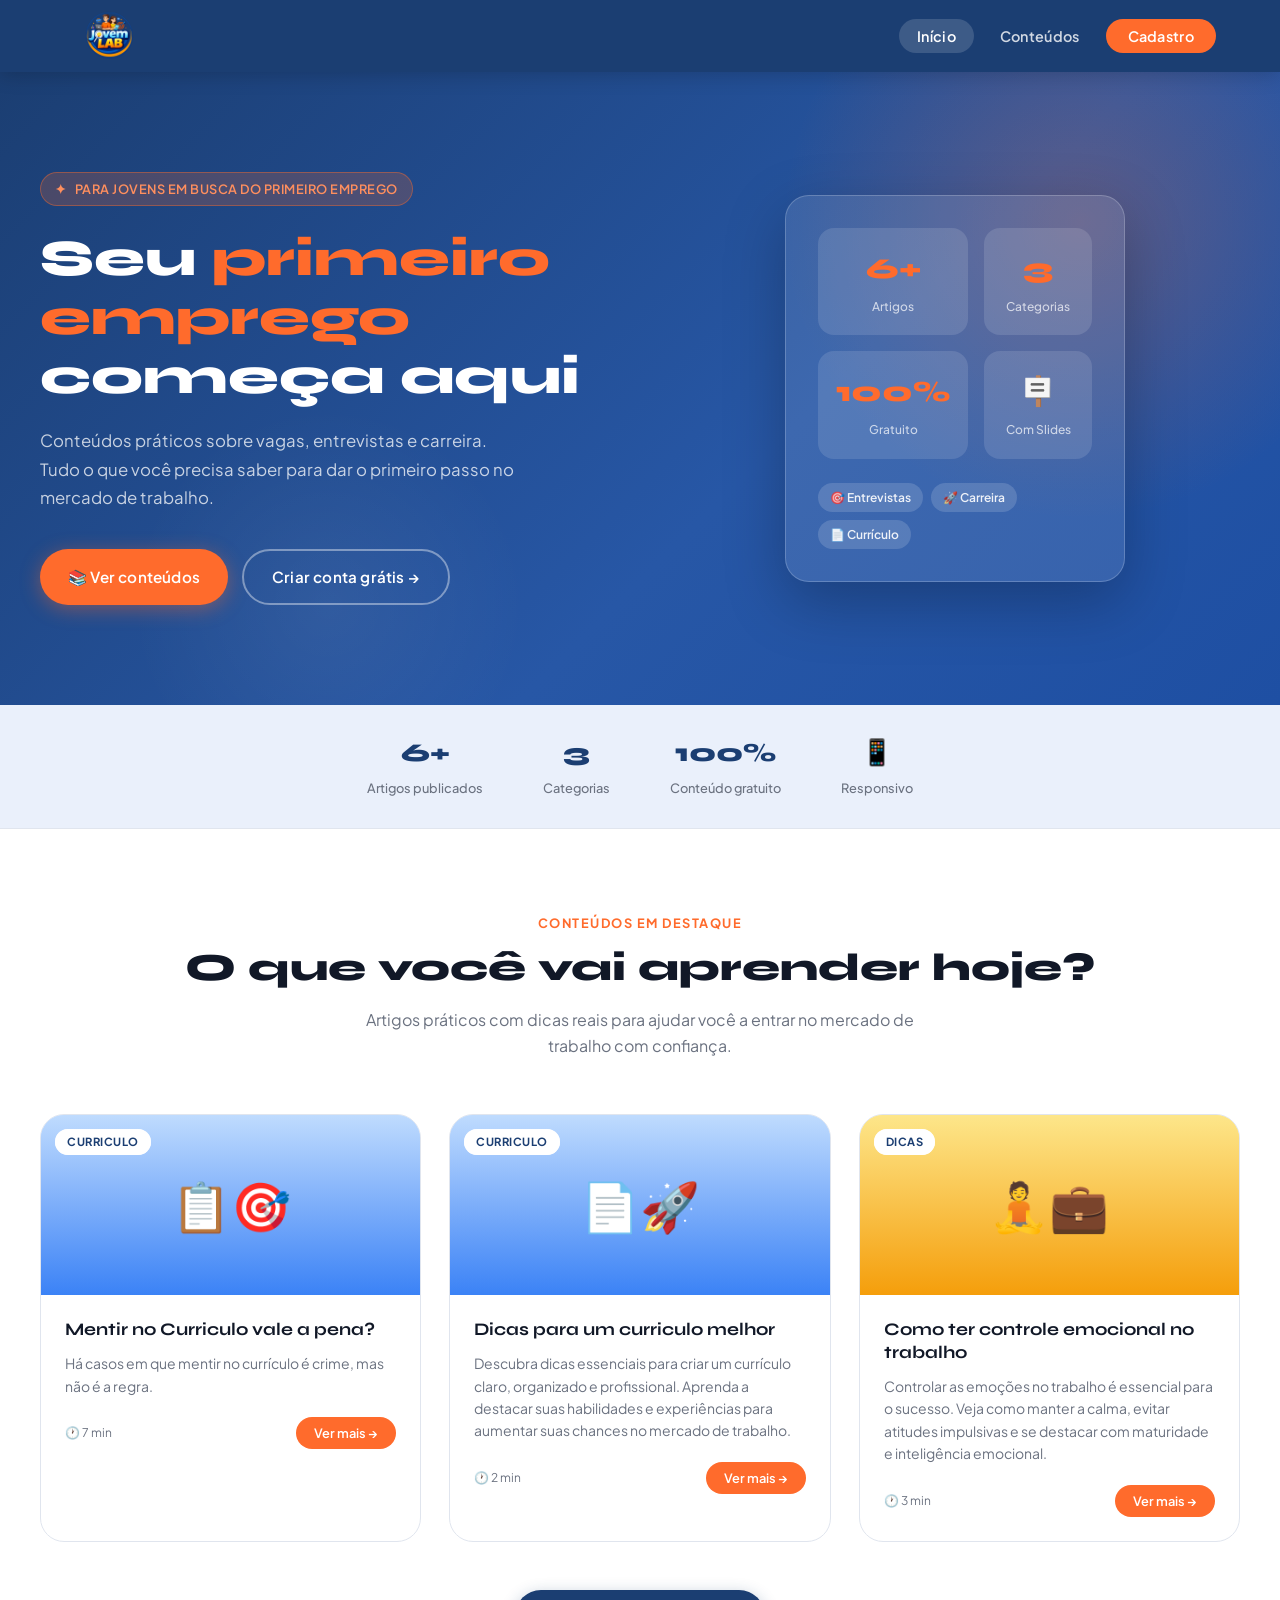
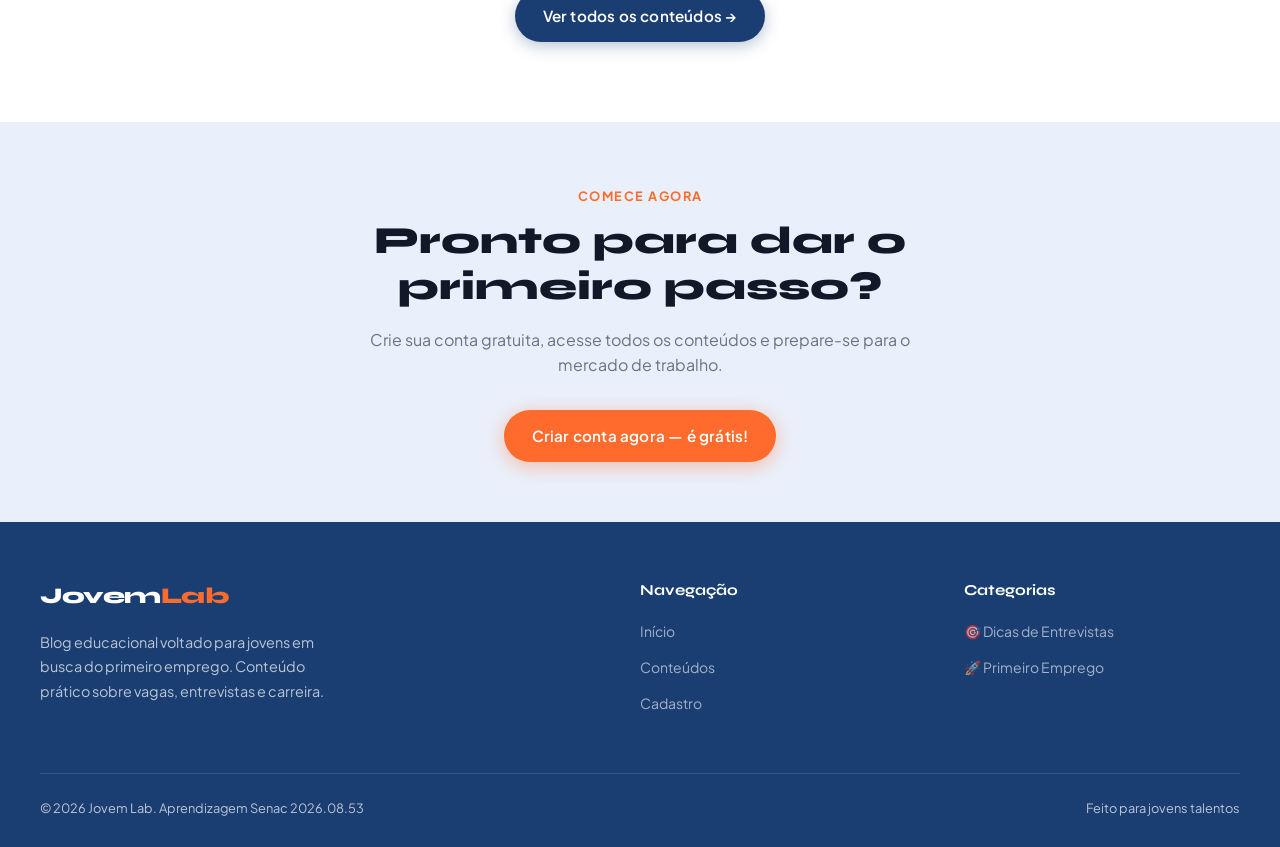
<file: index.html>
<!DOCTYPE html>
<html lang="pt-BR">
<head>
  <meta charset="UTF-8" />
  <meta name="viewport" content="width=device-width, initial-scale=1.0" />
  <meta name="description" content="Jovem Lab — dicas de emprego, entrevistas e carreira para quem busca o primeiro trabalho." />
  <title>Jovem Lab — Seu Primeiro Emprego Começa Aqui</title>
  <link rel="stylesheet" href="css/style.css" />
</head>
<body>

  <!-- ========== HEADER ========== -->
  <header class="site-header" role="banner">
    <nav class="nav-container" aria-label="Navegação principal">
      <!-- Logo -->
      <a href="index.html" class="nav-logo" aria-label="Jovem Lab – página inicial">
        <img src="jovem-lab/assets/images/LogoSitesf.png" alt="Jovem Lab" class="logo-img">
      </a>

      <!-- Links -->
      <ul class="nav-links" id="nav-links" role="list">
        <li><a href="index.html"     class="nav-link">Início</a></li>
        <li><a href="conteudos.html" class="nav-link">Conteúdos</a></li>
        <li><a href="cadastro.html"  class="nav-link nav-cta">Cadastro</a></li>
      </ul>

      <!-- Botão mobile -->
      <button class="nav-toggle" id="nav-toggle" aria-label="Abrir menu" aria-expanded="false">
        <span></span><span></span><span></span>
      </button>
    </nav>
  </header>

  <!-- ========== HERO ========== -->
  <section class="hero" aria-labelledby="hero-titulo">
    <div class="hero-inner">
      <div class="hero-texto">
        <div class="hero-badge animate-up delay-1">Para jovens em busca do primeiro emprego</div>
        <h1 class="hero-title animate-up delay-2" id="hero-titulo">
          Seu <span class="destaque">primeiro emprego</span><br>
          começa aqui
        </h1>
        <p class="hero-desc animate-up delay-3">
          Conteúdos práticos sobre vagas, entrevistas e carreira.
          Tudo o que você precisa saber para dar o primeiro passo no mercado de trabalho.
        </p>
        <div class="hero-actions animate-up delay-4">
          <a href="conteudos.html" class="btn btn-laranja">
            📚 Ver conteúdos
          </a>
          <a href="cadastro.html" class="btn btn-outline">
            Criar conta grátis →
          </a>
        </div>
      </div>

      <!-- Card visual decorativo -->
      <div class="hero-visual animate-up delay-5" aria-hidden="true">
        <div class="hero-card-preview">
          <div class="preview-stats">
            <div class="stat-box">
              <span class="stat-num">6+</span>
              <span class="stat-label">Artigos</span>
            </div>
            <div class="stat-box">
              <span class="stat-num">3</span>
              <span class="stat-label">Categorias</span>
            </div>
            <div class="stat-box">
              <span class="stat-num">100%</span>
              <span class="stat-label">Gratuito</span>
            </div>
            <div class="stat-box">
              <span class="stat-num">🪧</span>
              <span class="stat-label">Com Slides</span>
            </div>
          </div>
          <div class="preview-tags">
            <span class="tag">🎯 Entrevistas</span>
            <span class="tag">🚀 Carreira</span>
            <span class="tag">📄 Currículo</span>
          </div>
        </div>
      </div>
    </div>
  </section>

  <!-- ========== BARRA DE STATS ========== -->
  <div class="stats-bar" aria-label="Números do Jovem Lab">
    <div class="stats-bar-inner">
      <div class="stat-item">
        <span class="num">6+</span>
        <span class="lbl">Artigos publicados</span>
      </div>
      <div class="stat-item">
        <span class="num">3</span>
        <span class="lbl">Categorias</span>
      </div>
      <div class="stat-item">
        <span class="num">100%</span>
        <span class="lbl">Conteúdo gratuito</span>
      </div>
      <div class="stat-item">
        <span class="num">📱</span>
        <span class="lbl">Responsivo</span>
      </div>
    </div>
  </div>

  <!-- ========== SEÇÃO DE CARDS ========== -->
  <main>
    <section class="section" aria-labelledby="titulo-conteudos">
      <div class="section-inner">
        <header class="section-header">
          <span class="section-eyebrow">Conteúdos em destaque</span>
          <h2 class="section-title" id="titulo-conteudos">
            O que você vai aprender hoje?
          </h2>
          <p class="section-sub">
            Artigos práticos com dicas reais para ajudar você a entrar no mercado de trabalho com confiança.
          </p>
        </header>

        <!-- Cards gerados dinamicamente pelo cards.js -->
        <div class="cards-grid" id="cards-home" role="list" aria-label="Artigos em destaque">
          <!-- Skeleton loading enquanto JS carrega -->
          <div class="card" aria-hidden="true">
            <div class="card-thumb skeleton"></div>
            <div class="card-body">
              <div class="skeleton" style="height:20px;margin-bottom:10px;border-radius:4px;"></div>
              <div class="skeleton" style="height:14px;margin-bottom:6px;border-radius:4px;"></div>
              <div class="skeleton" style="height:14px;width:70%;border-radius:4px;"></div>
            </div>
          </div>
        </div>

        <div style="text-align:center; margin-top:48px;">
          <a href="conteudos.html" class="btn btn-azul">Ver todos os conteúdos →</a>
        </div>
      </div>
    </section>

    <!-- ========== SEÇÃO CTA ========== -->
    <section class="section" style="background:var(--azul-light); padding:60px 24px;" aria-labelledby="cta-titulo">
      <div class="section-inner" style="text-align:center; max-width:640px;">
        <span class="section-eyebrow">Comece agora</span>
        <h2 class="section-title" id="cta-titulo">
          Pronto para dar o<br>primeiro passo?
        </h2>
        <p class="section-sub" style="margin-bottom:32px;">
          Crie sua conta gratuita, acesse todos os conteúdos e prepare-se para o mercado de trabalho.
        </p>
        <a href="cadastro.html" class="btn btn-laranja">Criar conta agora — é grátis!</a>
      </div>
    </section>
  </main>

  <!-- ========== FOOTER ========== -->
  <footer class="site-footer" role="contentinfo">
    <div class="footer-inner">
      <div class="footer-top">
        <div class="footer-brand">
          <span class="logo-text">Jovem<span>Lab</span></span>
          <p>Blog educacional voltado para jovens em busca do primeiro emprego. Conteúdo prático sobre vagas, entrevistas e carreira.</p>
        </div>
        <div class="footer-col">
          <h4>Navegação</h4>
          <ul>
            <li><a href="index.html">Início</a></li>
            <li><a href="conteudos.html">Conteúdos</a></li>
            <li><a href="cadastro.html">Cadastro</a></li>
          </ul>
        </div>
        <div class="footer-col">
          <h4>Categorias</h4>
          <ul>
            <li><a href="conteudos.html">🎯 Dicas de Entrevistas</a></li>
            <li><a href="conteudos.html">🚀 Primeiro Emprego</a></li>
          </ul>
        </div>
      </div>
      <div class="footer-bottom">
        <span>© 2026 Jovem Lab. Aprendizagem Senac 2026.08.53</span>
        <span>Feito <span class="heart"></span> para jovens talentos</span>
      </div>
    </div>
  </footer>

  <!-- Botão rolar ao topo -->
  <button class="scroll-top" id="scroll-top" aria-label="Rolar ao topo">↑</button>

  <!-- Scripts — ordem importa: DB → Cards → Main -->
  <script src="js/storage.js"></script>
  <script src="js/cards.js"></script>
  <script src="js/main.js"></script>
</body>
</html>
</file>
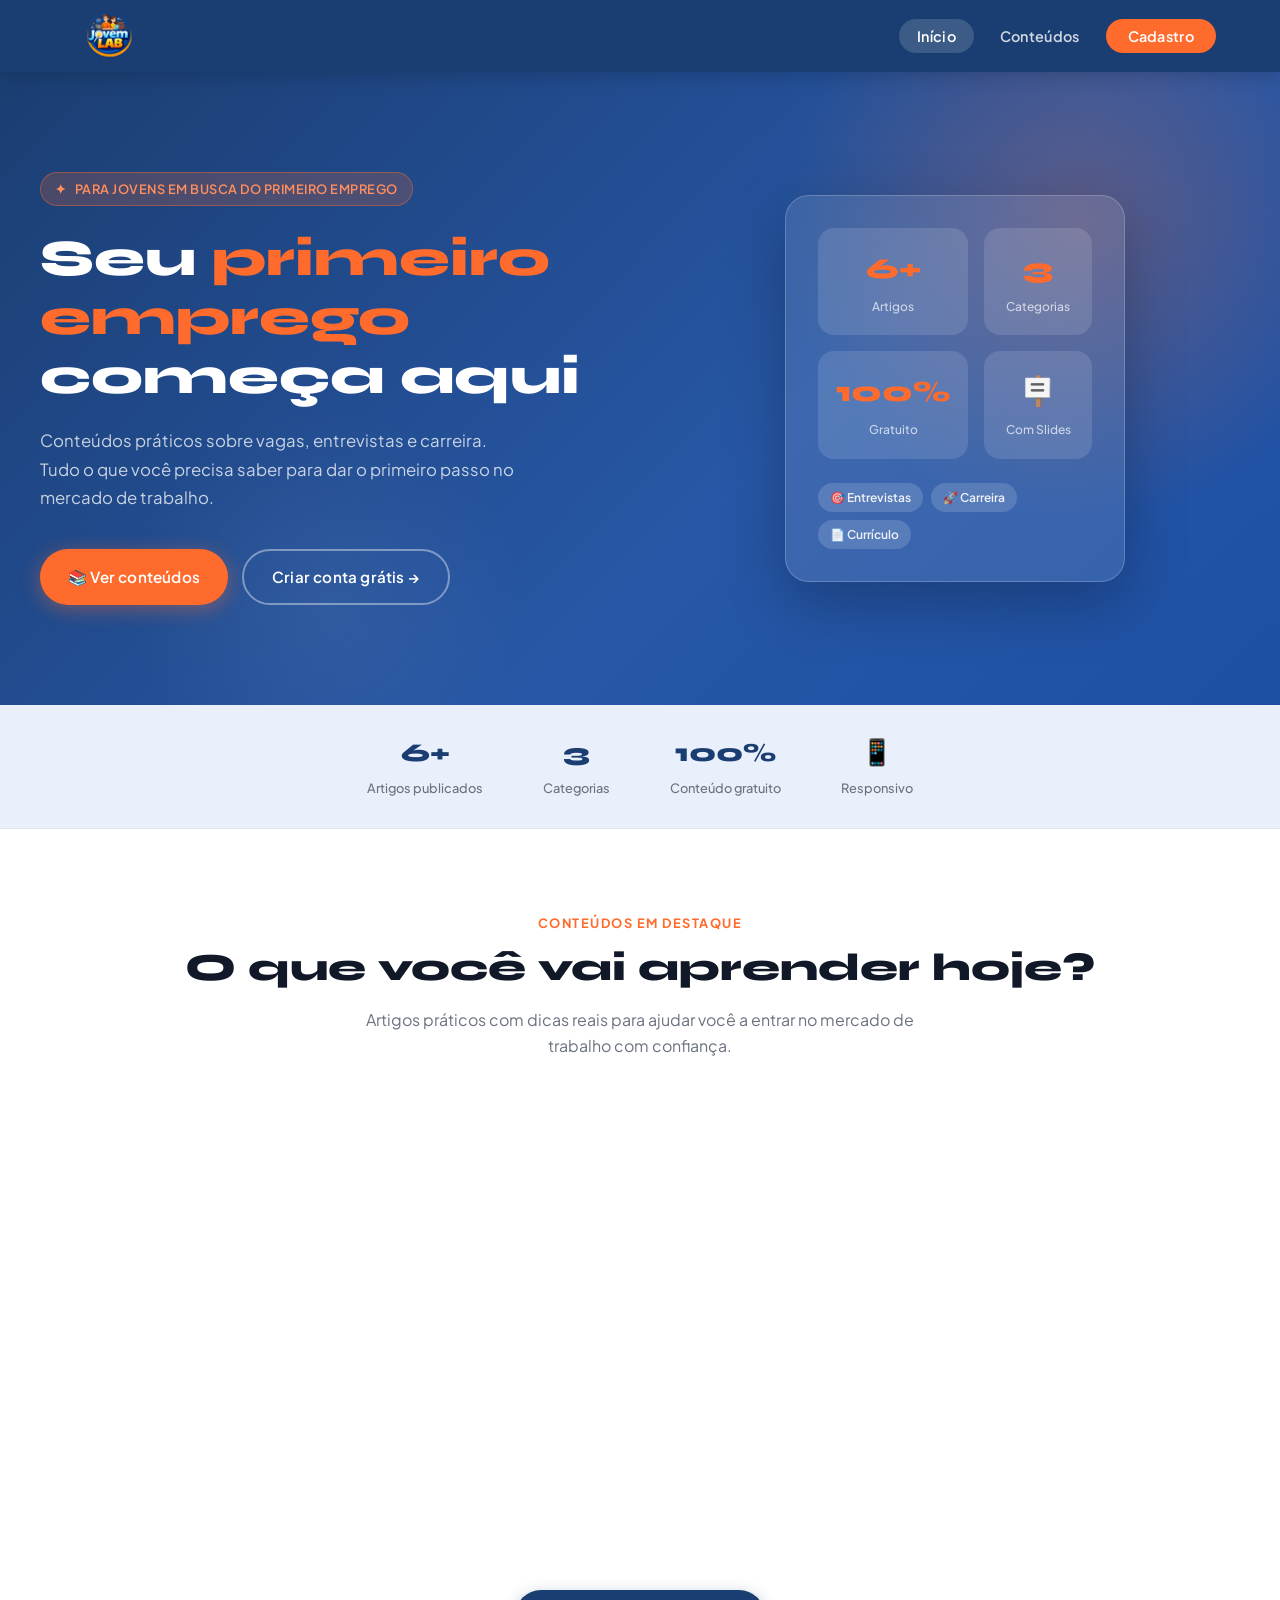
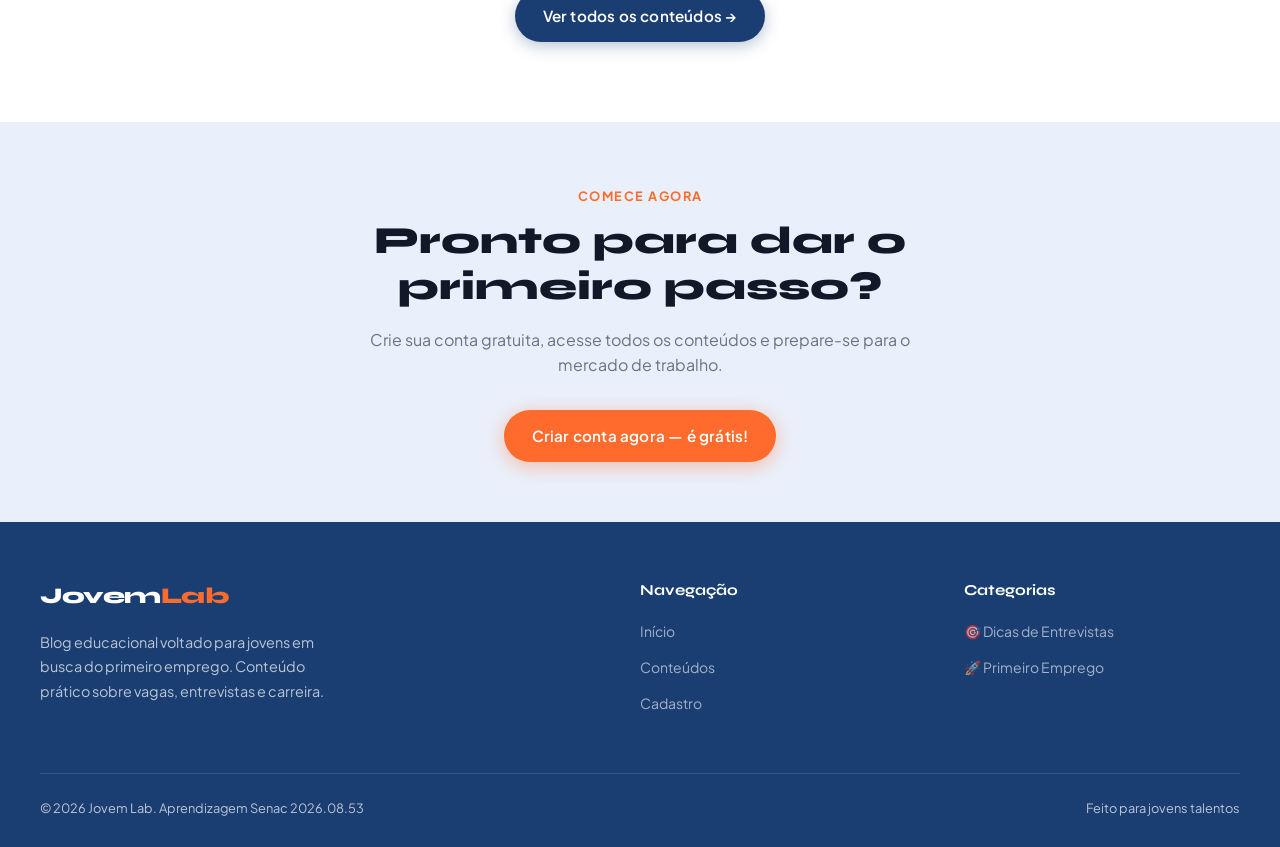
<file: jovem-lab/index.html>
<!DOCTYPE html>
<html lang="pt-BR">
<head>
  <meta charset="UTF-8" />
  <meta name="viewport" content="width=device-width, initial-scale=1.0" />
  <meta name="description" content="Jovem Lab — dicas de emprego, entrevistas e carreira para quem busca o primeiro trabalho." />
  <title>Jovem Lab — Seu Primeiro Emprego Começa Aqui</title>
  <link rel="stylesheet" href="css/style.css" />
</head>
<body>

  <!-- ========== HEADER ========== -->
  <header class="site-header" role="banner">
    <nav class="nav-container" aria-label="Navegação principal">
      <!-- Logo -->
      <a href="index.html" class="nav-logo" aria-label="Jovem Lab – página inicial">
        <img src="assets/images/LogoSitesf.png" alt="Jovem Lab" class="logo-img">
      </a>

      <!-- Links -->
      <ul class="nav-links" id="nav-links" role="list">
        <li><a href="index.html"     class="nav-link">Início</a></li>
        <li><a href="conteudos.html" class="nav-link">Conteúdos</a></li>
        <li><a href="cadastro.html"  class="nav-link nav-cta">Cadastro</a></li>
      </ul>

      <!-- Botão mobile -->
      <button class="nav-toggle" id="nav-toggle" aria-label="Abrir menu" aria-expanded="false">
        <span></span><span></span><span></span>
      </button>
    </nav>
  </header>

  <!-- ========== HERO ========== -->
  <section class="hero" aria-labelledby="hero-titulo">
    <div class="hero-inner">
      <div class="hero-texto">
        <div class="hero-badge animate-up delay-1">Para jovens em busca do primeiro emprego</div>
        <h1 class="hero-title animate-up delay-2" id="hero-titulo">
          Seu <span class="destaque">primeiro emprego</span><br>
          começa aqui
        </h1>
        <p class="hero-desc animate-up delay-3">
          Conteúdos práticos sobre vagas, entrevistas e carreira.
          Tudo o que você precisa saber para dar o primeiro passo no mercado de trabalho.
        </p>
        <div class="hero-actions animate-up delay-4">
          <a href="conteudos.html" class="btn btn-laranja">
            📚 Ver conteúdos
          </a>
          <a href="cadastro.html" class="btn btn-outline">
            Criar conta grátis →
          </a>
        </div>
      </div>

      <!-- Card visual decorativo -->
      <div class="hero-visual animate-up delay-5" aria-hidden="true">
        <div class="hero-card-preview">
          <div class="preview-stats">
            <div class="stat-box">
              <span class="stat-num">6+</span>
              <span class="stat-label">Artigos</span>
            </div>
            <div class="stat-box">
              <span class="stat-num">3</span>
              <span class="stat-label">Categorias</span>
            </div>
            <div class="stat-box">
              <span class="stat-num">100%</span>
              <span class="stat-label">Gratuito</span>
            </div>
            <div class="stat-box">
              <span class="stat-num">🪧</span>
              <span class="stat-label">Com Slides</span>
            </div>
          </div>
          <div class="preview-tags">
            <span class="tag">🎯 Entrevistas</span>
            <span class="tag">🚀 Carreira</span>
            <span class="tag">📄 Currículo</span>
          </div>
        </div>
      </div>
    </div>
  </section>

  <!-- ========== BARRA DE STATS ========== -->
  <div class="stats-bar" aria-label="Números do Jovem Lab">
    <div class="stats-bar-inner">
      <div class="stat-item">
        <span class="num">6+</span>
        <span class="lbl">Artigos publicados</span>
      </div>
      <div class="stat-item">
        <span class="num">3</span>
        <span class="lbl">Categorias</span>
      </div>
      <div class="stat-item">
        <span class="num">100%</span>
        <span class="lbl">Conteúdo gratuito</span>
      </div>
      <div class="stat-item">
        <span class="num">📱</span>
        <span class="lbl">Responsivo</span>
      </div>
    </div>
  </div>

  <!-- ========== SEÇÃO DE CARDS ========== -->
  <main>
    <section class="section" aria-labelledby="titulo-conteudos">
      <div class="section-inner">
        <header class="section-header">
          <span class="section-eyebrow">Conteúdos em destaque</span>
          <h2 class="section-title" id="titulo-conteudos">
            O que você vai aprender hoje?
          </h2>
          <p class="section-sub">
            Artigos práticos com dicas reais para ajudar você a entrar no mercado de trabalho com confiança.
          </p>
        </header>

        <!-- Cards gerados dinamicamente pelo cards.js -->
        <div class="cards-grid" id="cards-home" role="list" aria-label="Artigos em destaque">
          <!-- Skeleton loading enquanto JS carrega -->
          <div class="card" aria-hidden="true">
            <div class="card-thumb skeleton"></div>
            <div class="card-body">
              <div class="skeleton" style="height:20px;margin-bottom:10px;border-radius:4px;"></div>
              <div class="skeleton" style="height:14px;margin-bottom:6px;border-radius:4px;"></div>
              <div class="skeleton" style="height:14px;width:70%;border-radius:4px;"></div>
            </div>
          </div>
        </div>

        <div style="text-align:center; margin-top:48px;">
          <a href="conteudos.html" class="btn btn-azul">Ver todos os conteúdos →</a>
        </div>
      </div>
    </section>

    <!-- ========== SEÇÃO CTA ========== -->
    <section class="section" style="background:var(--azul-light); padding:60px 24px;" aria-labelledby="cta-titulo">
      <div class="section-inner" style="text-align:center; max-width:640px;">
        <span class="section-eyebrow">Comece agora</span>
        <h2 class="section-title" id="cta-titulo">
          Pronto para dar o<br>primeiro passo?
        </h2>
        <p class="section-sub" style="margin-bottom:32px;">
          Crie sua conta gratuita, acesse todos os conteúdos e prepare-se para o mercado de trabalho.
        </p>
        <a href="cadastro.html" class="btn btn-laranja">Criar conta agora — é grátis!</a>
      </div>
    </section>
  </main>

  <!-- ========== FOOTER ========== -->
  <footer class="site-footer" role="contentinfo">
    <div class="footer-inner">
      <div class="footer-top">
        <div class="footer-brand">
          <span class="logo-text">Jovem<span>Lab</span></span>
          <p>Blog educacional voltado para jovens em busca do primeiro emprego. Conteúdo prático sobre vagas, entrevistas e carreira.</p>
        </div>
        <div class="footer-col">
          <h4>Navegação</h4>
          <ul>
            <li><a href="index.html">Início</a></li>
            <li><a href="conteudos.html">Conteúdos</a></li>
            <li><a href="cadastro.html">Cadastro</a></li>
          </ul>
        </div>
        <div class="footer-col">
          <h4>Categorias</h4>
          <ul>
            <li><a href="conteudos.html">🎯 Dicas de Entrevistas</a></li>
            <li><a href="conteudos.html">🚀 Primeiro Emprego</a></li>
          </ul>
        </div>
      </div>
      <div class="footer-bottom">
        <span>© 2026 Jovem Lab. Aprendizagem Senac 2026.08.53</span>
        <span>Feito <span class="heart"></span> para jovens talentos</span>
      </div>
    </div>
  </footer>

  <!-- Botão rolar ao topo -->
  <button class="scroll-top" id="scroll-top" aria-label="Rolar ao topo">↑</button>

  <!-- Scripts — ordem importa: DB → Cards → Main -->
  <script src="js/storage.js"></script>
  <script src="js/cards.js"></script>
  <script src="js/main.js"></script>
</body>
</html>
</file>
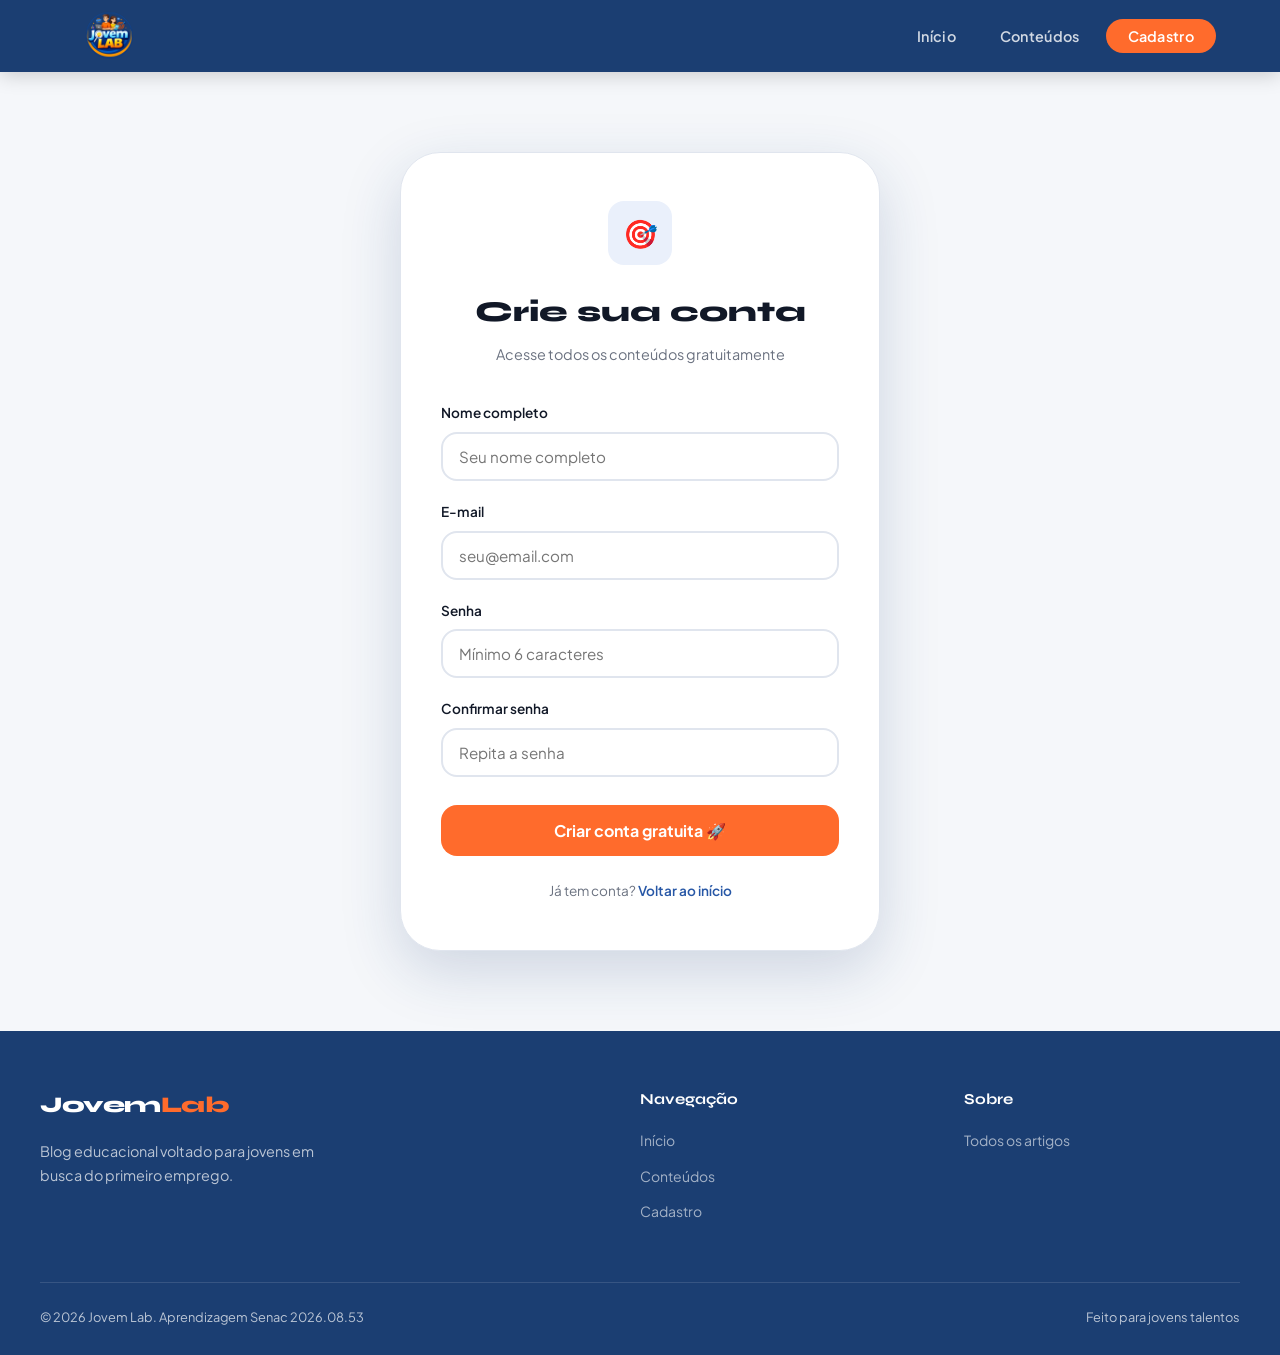
<file: cadastro.html>
<!DOCTYPE html>
<html lang="pt-BR">
<head>
  <meta charset="UTF-8" />
  <meta name="viewport" content="width=device-width, initial-scale=1.0" />
  <meta name="description" content="Cadastre-se gratuitamente no Jovem Lab e acesse todos os conteúdos de carreira." />
  <title>Cadastro | Jovem Lab</title>
  <link rel="stylesheet" href="css/style.css" />
</head>
<body>

  <!-- ========== HEADER ========== -->
  <header class="site-header" role="banner">
    <nav class="nav-container" aria-label="Navegação principal">
      <a href="index.html" class="nav-logo" aria-label="Jovem Lab – página inicial">
        <img src="jovem-lab/assets/images/LogoSitesf.png" alt="Jovem Lab" class="logo-img">
      </a>
      <ul class="nav-links" id="nav-links" role="list">
        <li><a href="index.html"     class="nav-link">Início</a></li>
        <li><a href="conteudos.html" class="nav-link">Conteúdos</a></li>
        <li><a href="cadastro.html"  class="nav-link nav-cta">Cadastro</a></li>
      </ul>
      <button class="nav-toggle" id="nav-toggle" aria-label="Abrir menu">
        <span></span><span></span><span></span>
      </button>
    </nav>
  </header>

  <!-- ========== FORMULÁRIO DE CADASTRO ========== -->
  <main class="cadastro-section" role="main">
    <div class="cadastro-box animate-up" style="opacity:0;">

      <!-- Ícone decorativo -->
      <div class="cadastro-icon" aria-hidden="true">🎯</div>

      <h1>Crie sua conta</h1>
      <p class="sub">Acesse todos os conteúdos gratuitamente</p>

      <!-- Alerta de retorno (sucesso / erro) -->
      <div id="alert-cadastro" class="alert" role="alert" aria-live="polite"></div>

      <!-- Formulário -->
      <form id="form-cadastro" novalidate aria-label="Formulário de cadastro">

        <!-- Nome -->
        <div class="form-group">
          <label class="form-label" for="campo-nome">Nome completo</label>
          <input
            type="text"
            id="campo-nome"
            class="form-input"
            placeholder="Seu nome completo"
            autocomplete="name"
            required
            aria-required="true"
            aria-describedby="erro-nome"
          />
          <span id="erro-nome" class="form-error" role="alert"></span>
        </div>

        <!-- E-mail -->
        <div class="form-group">
          <label class="form-label" for="campo-email">E-mail</label>
          <input
            type="email"
            id="campo-email"
            class="form-input"
            placeholder="seu@email.com"
            autocomplete="email"
            required
            aria-required="true"
            aria-describedby="erro-email"
          />
          <span id="erro-email" class="form-error" role="alert"></span>
        </div>

        <!-- Senha -->
        <div class="form-group">
          <label class="form-label" for="campo-senha">Senha</label>
          <input
            type="password"
            id="campo-senha"
            class="form-input"
            placeholder="Mínimo 6 caracteres"
            autocomplete="new-password"
            required
            aria-required="true"
            aria-describedby="erro-senha"
          />
          <span id="erro-senha" class="form-error" role="alert"></span>
        </div>

        <!-- Confirmação de senha -->
        <div class="form-group">
          <label class="form-label" for="campo-confirma">Confirmar senha</label>
          <input
            type="password"
            id="campo-confirma"
            class="form-input"
            placeholder="Repita a senha"
            autocomplete="new-password"
            required
            aria-required="true"
            aria-describedby="erro-confirma"
          />
          <span id="erro-confirma" class="form-error" role="alert"></span>
        </div>

        <!-- Botão submit -->
        <button type="submit" class="btn-form">
          Criar conta gratuita 🚀
        </button>
      </form>

      <p class="form-footer">
        Já tem conta? <a href="index.html">Voltar ao início</a>
      </p>

      <!-- Lista de usuários cadastrados (fins didáticos) -->
      <div id="secao-usuarios" class="usuarios-lista" hidden aria-label="Usuários cadastrados">
        <h3>👥 Usuários cadastrados (LocalStorage)</h3>
        <ul id="lista-usuarios"></ul>
      </div>
    </div>
  </main>

  <!-- ========== FOOTER ========== -->
  <footer class="site-footer" role="contentinfo">
    <div class="footer-inner">
      <div class="footer-top">
        <div class="footer-brand">
          <span class="logo-text">Jovem<span>Lab</span></span>
          <p>Blog educacional voltado para jovens em busca do primeiro emprego.</p>
        </div>
        <div class="footer-col">
          <h4>Navegação</h4>
          <ul>
            <li><a href="index.html">Início</a></li>
            <li><a href="conteudos.html">Conteúdos</a></li>
            <li><a href="cadastro.html">Cadastro</a></li>
          </ul>
        </div>
        <div class="footer-col">
          <h4>Sobre</h4>
          <ul>
            <li><a href="conteudos.html">Todos os artigos</a></li>
          </ul>
        </div>
      </div>
      <div class="footer-bottom">
        <span>© 2026 Jovem Lab. Aprendizagem Senac 2026.08.53</span>
        <span>Feito para jovens talentos</span>
      </div>
    </div>
  </footer>

  <button class="scroll-top" id="scroll-top" aria-label="Rolar ao topo">↑</button>

  <!-- Anima o box ao carregar -->
  <script>
    document.addEventListener('DOMContentLoaded', () => {
      const box = document.querySelector('.cadastro-box');
      if (box) setTimeout(() => { box.style.opacity = '1'; }, 100);
    });
  </script>

  <script src="js/storage.js"></script>
  <script src="js/cards.js"></script>
  <script src="js/main.js"></script>
</body>
</html>
</file>
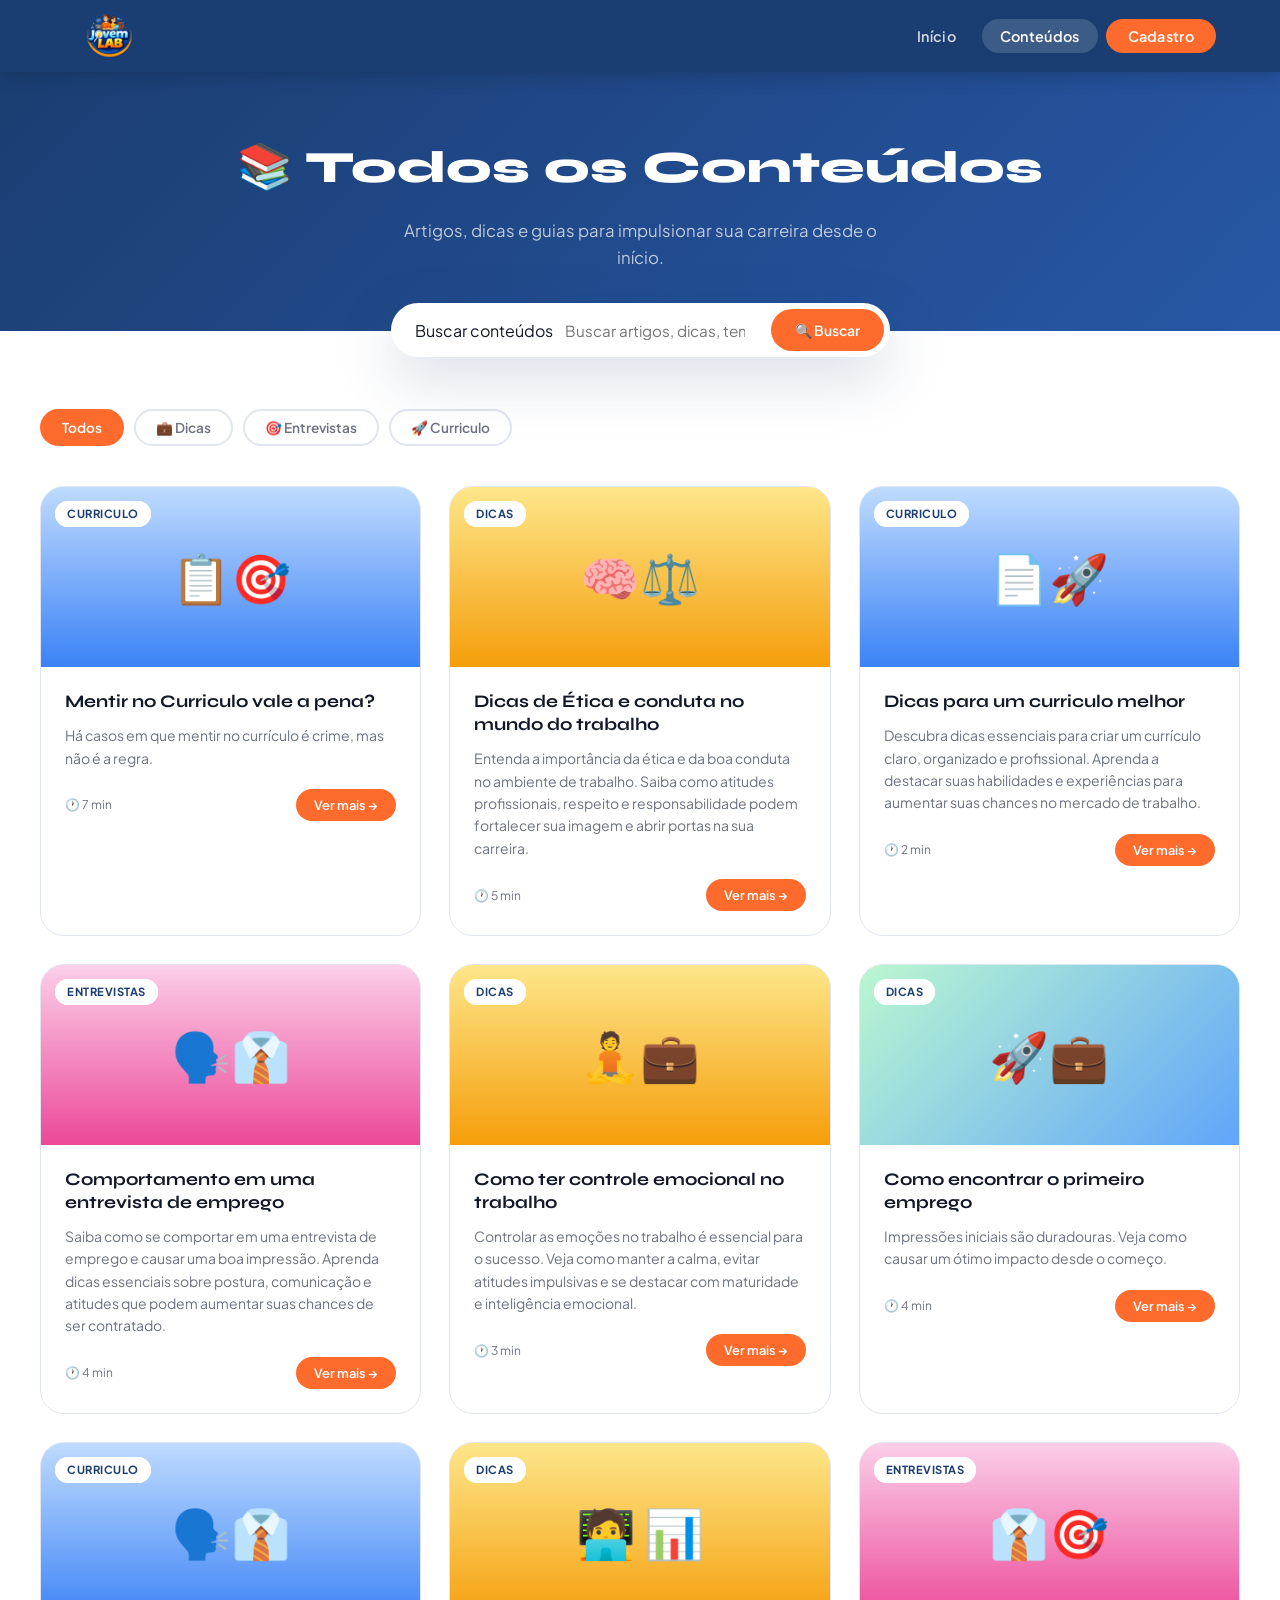
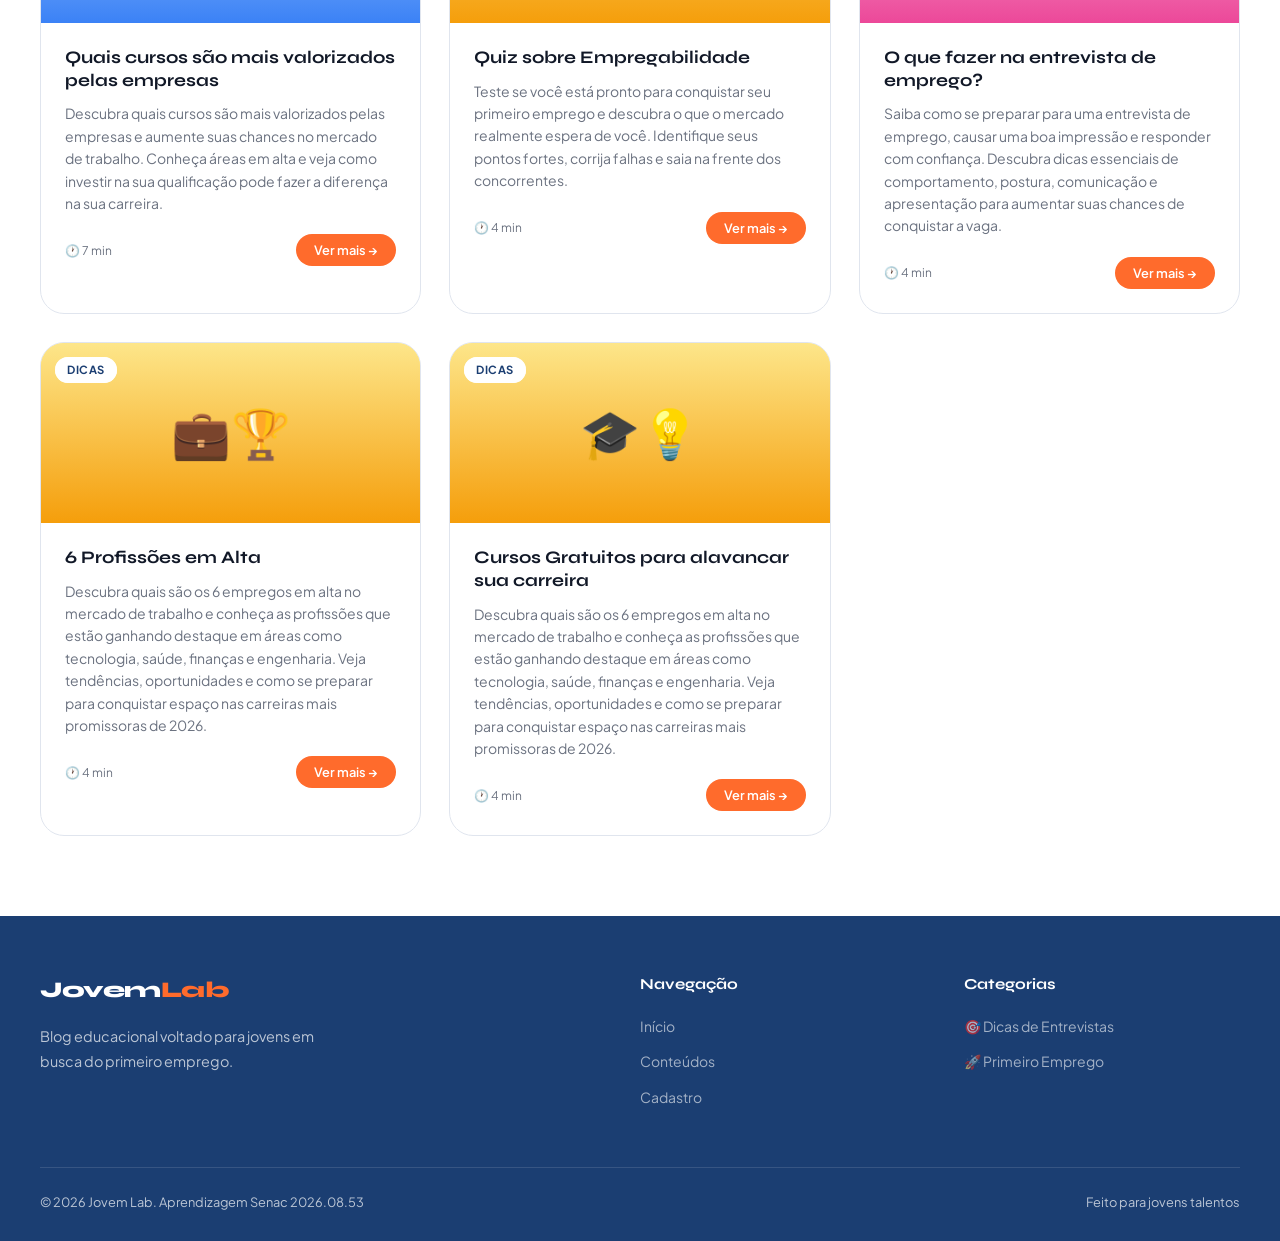
<file: conteudos.html>
<!DOCTYPE html>
<html lang="pt-BR">
<head>
  <meta charset="UTF-8" />
  <meta name="viewport" content="width=device-width, initial-scale=1.0" />
  <meta name="description" content="Todos os conteúdos do Jovem Lab — vagas, entrevistas e dicas de primeiro emprego." />
  <title>Conteúdos | Jovem Lab</title>
  <link rel="stylesheet" href="css/style.css" />
</head>
<body>

  <!-- ========== HEADER ========== -->
  <header class="site-header" role="banner">
    <nav class="nav-container" aria-label="Navegação principal">
      <a href="index.html" class="nav-logo" aria-label="Jovem Lab – página inicial">
        <img src="jovem-lab/assets/images/LogoSitesf.png" alt="Jovem Lab" class="logo-img">
      </a>
      <ul class="nav-links" id="nav-links" role="list">
        <li><a href="index.html"     class="nav-link">Início</a></li>
        <li><a href="conteudos.html" class="nav-link">Conteúdos</a></li>
        <li><a href="cadastro.html"  class="nav-link nav-cta">Cadastro</a></li>
      </ul>
      <button class="nav-toggle" id="nav-toggle" aria-label="Abrir menu">
        <span></span><span></span><span></span>
      </button>
    </nav>
  </header>

  <!-- ========== HERO DA PÁGINA ========== -->
  <section class="conteudos-hero" aria-labelledby="titulo-pagina">
    <h1 id="titulo-pagina">📚 Todos os Conteúdos</h1>
    <p>Artigos, dicas e guias para impulsionar sua carreira desde o início.</p>
  </section>

  <!-- ========== BARRA DE BUSCA ========== -->
  <div class="search-bar-wrap" role="search" aria-label="Buscar conteúdos">
    <div class="search-bar">
      <label for="search-input" class="sr-only">Buscar conteúdos</label>
      <input
        type="search"
        id="search-input"
        placeholder="Buscar artigos, dicas, temas..."
        aria-label="Campo de busca"
      />
      <button id="search-btn" aria-label="Executar busca">🔍 Buscar</button>
    </div>
  </div>

  <main>
    <section class="section" style="padding-top: 24px;" aria-labelledby="titulo-lista">
      <div class="section-inner">

        <!-- Filtros de categoria -->
        <nav class="filtros" aria-label="Filtrar por categoria">
          <button class="filtro-btn ativo" data-cat="todos"         aria-pressed="true" >Todos</button>
          <button class="filtro-btn"       data-cat="Dicas"         aria-pressed="false">💼 Dicas</button>
          <button class="filtro-btn"       data-cat="Entrevistas"   aria-pressed="false">🎯 Entrevistas</button>
          <button class="filtro-btn"       data-cat="Curriculo" aria-pressed="false">🚀 Curriculo</button>
        </nav>

        <!-- Grade de cards -->
        <div class="cards-grid" id="cards-conteudos" role="list" aria-label="Lista de conteúdos">
          <!-- Preenchido dinamicamente pelo JS -->
        </div>

      </div>
    </section>
  </main>

  <!-- ========== FOOTER ========== -->
  <footer class="site-footer" role="contentinfo">
    <div class="footer-inner">
      <div class="footer-top">
        <div class="footer-brand">
          <span class="logo-text">Jovem<span>Lab</span></span>
          <p>Blog educacional voltado para jovens em busca do primeiro emprego.</p>
        </div>
        <div class="footer-col">
          <h4>Navegação</h4>
          <ul>
            <li><a href="index.html">Início</a></li>
            <li><a href="conteudos.html">Conteúdos</a></li>
            <li><a href="cadastro.html">Cadastro</a></li>
          </ul>
        </div>
        <div class="footer-col">
          <h4>Categorias</h4>
          <ul>
            <li><a href="conteudos.html">🎯 Dicas de Entrevistas</a></li>
            <li><a href="conteudos.html">🚀 Primeiro Emprego</a></li>
          </ul>
        </div>
      </div>
      <div class="footer-bottom">
        <span>© 2026 Jovem Lab. Aprendizagem Senac 2026.08.53</span>
        <span>Feito para jovens talentos</span>
      </div>
    </div>
  </footer>

  <button class="scroll-top" id="scroll-top" aria-label="Rolar ao topo">↑</button>

  <script src="js/storage.js"></script>
  <script src="js/cards.js"></script>
  <script src="js/main.js"></script>
</body>
</html>
</file>
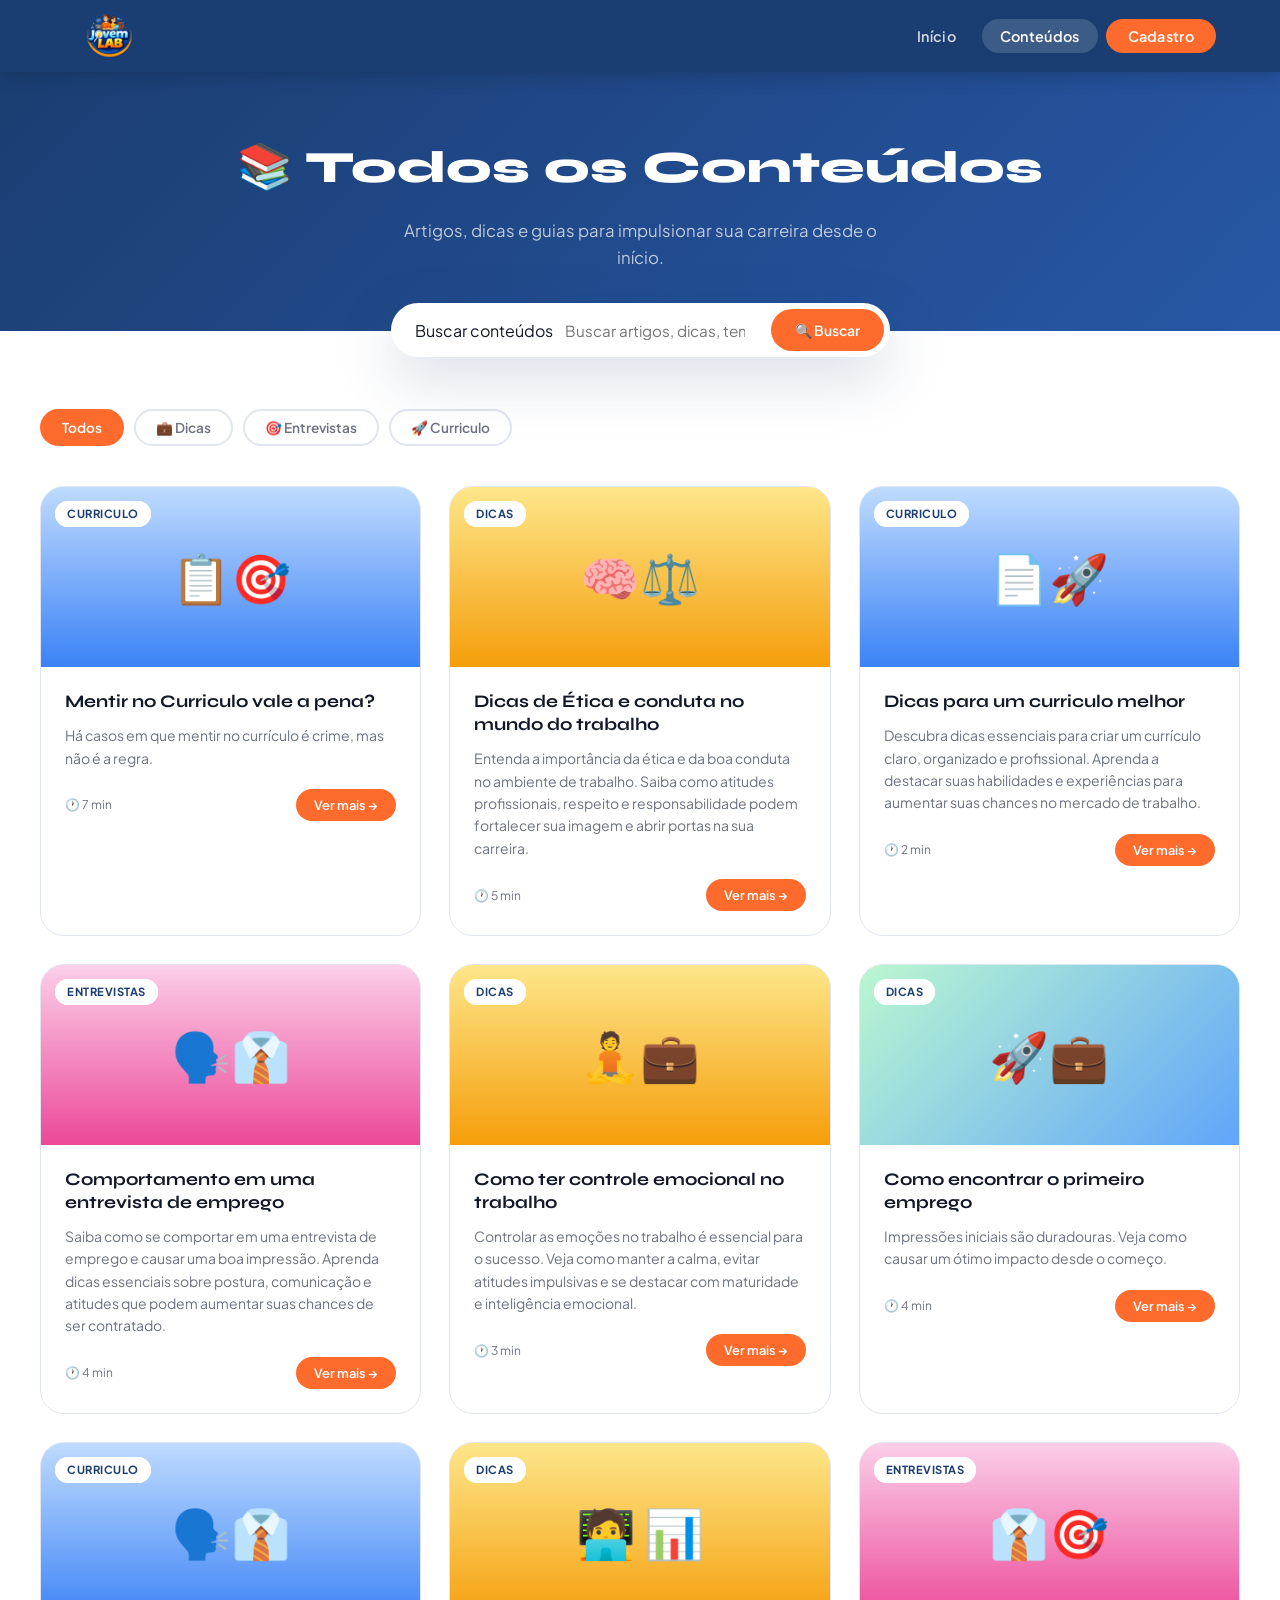
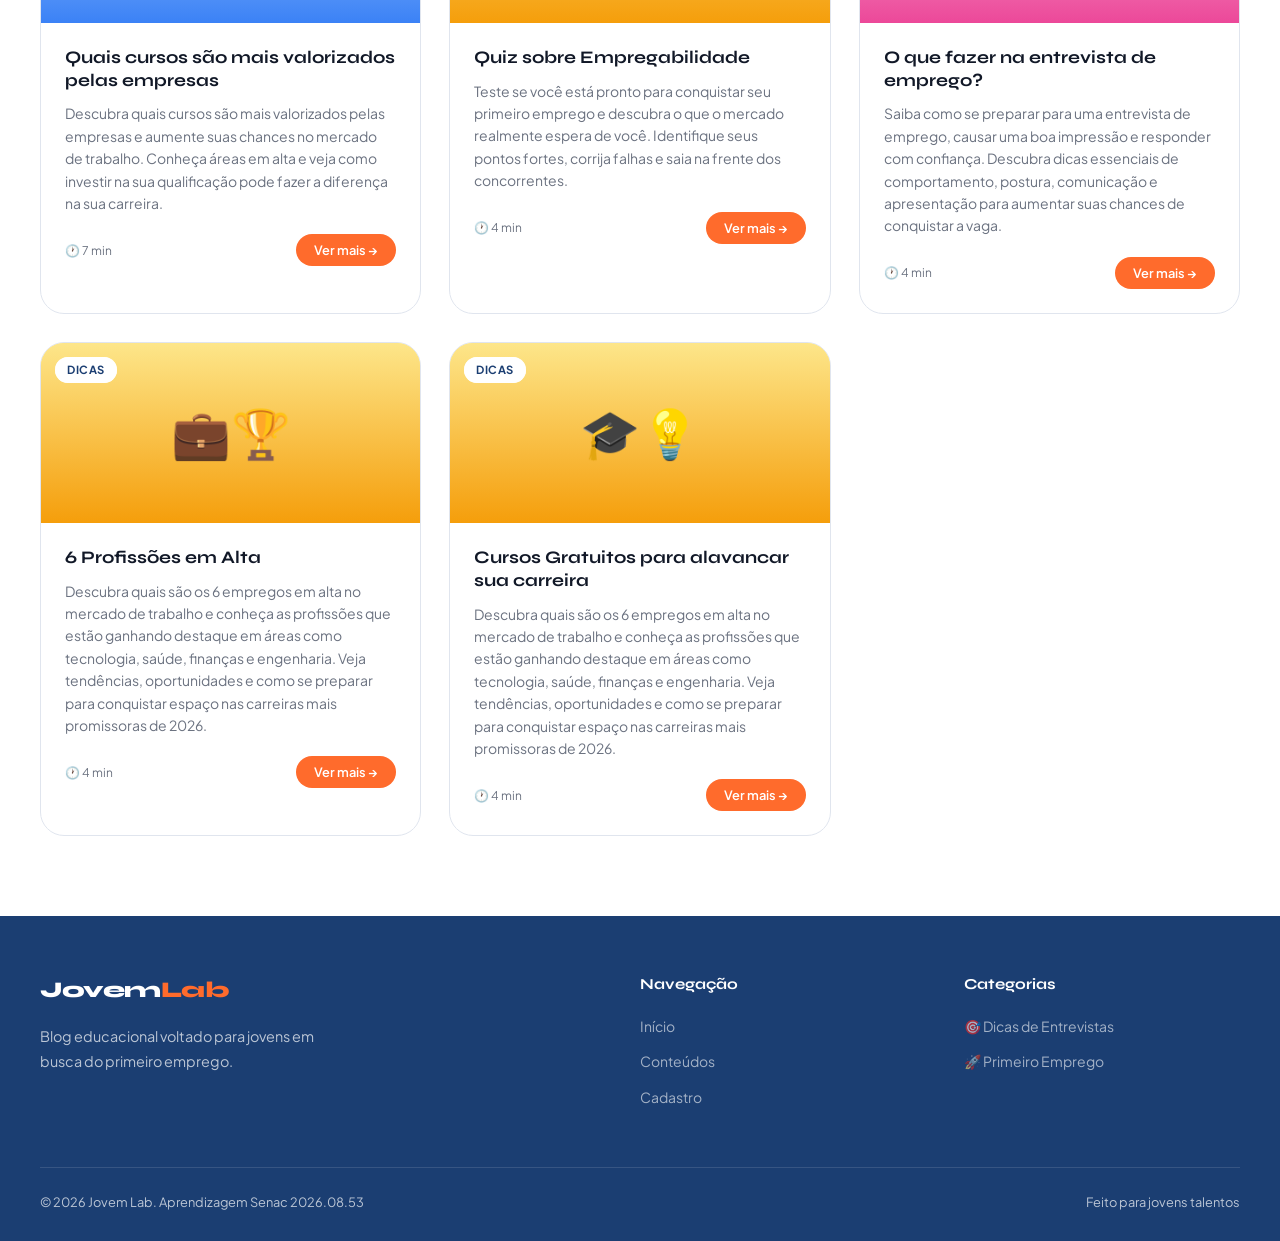
<file: detalhe.html>
<!DOCTYPE html>
<html lang="pt-BR">
<head>
  <meta charset="UTF-8" />
  <meta name="viewport" content="width=device-width, initial-scale=1.0" />
  <meta name="description" content="Artigo completo do Jovem Lab." />
  <title>Artigo | Jovem Lab</title>
  <link rel="stylesheet" href="css/style.css" />
</head>
<body>

  <!-- ========== HEADER ========== -->
  <header class="site-header" role="banner">
    <nav class="nav-container" aria-label="Navegação principal">
      <a href="index.html" class="nav-logo" aria-label="Jovem Lab – página inicial">
        <img src="jovem-lab/assets/images/LogoSitesf.png" alt="Jovem Lab" class="logo-img">
      </a>
      <ul class="nav-links" id="nav-links" role="list">
        <li><a href="index.html"     class="nav-link">Início</a></li>
        <li><a href="conteudos.html" class="nav-link">Conteúdos</a></li>
        <li><a href="cadastro.html"  class="nav-link nav-cta">Cadastro</a></li>
      </ul>
      <button class="nav-toggle" id="nav-toggle" aria-label="Abrir menu">
        <span></span><span></span><span></span>
      </button>
    </nav>
  </header>

  <!-- ========== HERO DO ARTIGO ========== -->
  <div class="detalhe-hero">
    <div class="detalhe-inner">
      <!-- Breadcrumb -->
      <nav class="detalhe-breadcrumb" aria-label="Trilha de navegação">
        <a href="index.html">Início</a>
        <span>›</span>
        <a href="conteudos.html">Conteúdos</a>
        <span>›</span>
        <span id="detalhe-categoria-breadcrumb">Artigo</span>
      </nav>

      <span class="detalhe-categoria" id="detalhe-categoria">Categoria</span>
      <h1 class="detalhe-titulo" id="detalhe-titulo">Carregando...</h1>
      <div class="detalhe-meta">
        <span id="detalhe-data">📅 —</span>
        <span id="detalhe-tempo">🕐 — de leitura</span>
      </div>
    </div>
  </div>

  <!-- ========== CORPO DO ARTIGO ========== -->
  <main>
    <article class="detalhe-content" aria-labelledby="detalhe-titulo">
      <div class="detalhe-article">

        <!-- Corpo do artigo (preenchido pelo JS) -->
        <div id="detalhe-corpo">
          <p>Carregando conteúdo...</p>
        </div>

        <!-- Vídeo (preenchido pelo JS se disponível) -->
        <div id="detalhe-video"></div>

      </div>
    </article>

    <!-- ========== CONTEÚDOS RELACIONADOS ========== -->
    <section
      id="relacionados-section"
      hidden
      class="section"
      style="background:var(--cinza-bg);"
      aria-labelledby="titulo-relacionados"
    >
      <div class="section-inner">
        <header class="section-header" style="margin-bottom:36px;">
          <span class="section-eyebrow">Continue lendo</span>
          <h2 class="section-title" id="titulo-relacionados">Conteúdos relacionados</h2>
        </header>
        <div class="cards-grid" id="cards-relacionados" role="list"></div>
        <div style="text-align:center; margin-top:40px;">
          <a href="conteudos.html" class="btn btn-azul">← Ver todos os conteúdos</a>
        </div>
      </div>
    </section>
  </main>

  <!-- ========== FOOTER ========== -->
  <footer class="site-footer" role="contentinfo">
    <div class="footer-inner">
      <div class="footer-top">
        <div class="footer-brand">
          <span class="logo-text">Jovem<span>Lab</span></span>
          <p>Blog educacional voltado para jovens em busca do primeiro emprego.</p>
        </div>
        <div class="footer-col">
          <h4>Navegação</h4>
          <ul>
            <li><a href="index.html">Início</a></li>
            <li><a href="conteudos.html">Conteúdos</a></li>
            <li><a href="cadastro.html">Cadastro</a></li>
          </ul>
        </div>
        <div class="footer-col">
          <h4>Categorias</h4>
          <ul>
            <li><a href="conteudos.html">🎯 Dicas de Entrevistas</a></li>
            <li><a href="conteudos.html">🚀 Primeiro Emprego</a></li>
          </ul>
        </div>
      </div>
      <div class="footer-bottom">
        <span>© 2026 Jovem Lab. Todos os direitos reservados.</span>
        <span>Feito para jovens talentos</span>
      </div>
    </div>
  </footer>

  <button class="scroll-top" id="scroll-top" aria-label="Rolar ao topo">↑</button>

  <script src="js/storage.js"></script>
  <script src="js/cards.js"></script>
  <script src="js/main.js"></script>

  <!-- Script extra apenas nesta página: atualiza breadcrumb após JS carregar -->
  <script>
    document.addEventListener('DOMContentLoaded', () => {
      // Sincroniza breadcrumb com categoria após inicialização
      setTimeout(() => {
        const cat = document.getElementById('detalhe-categoria')?.textContent;
        const bc  = document.getElementById('detalhe-categoria-breadcrumb');
        if (bc && cat) bc.textContent = cat;
      }, 100);
    });
  </script>
</body>
</html>
</file>
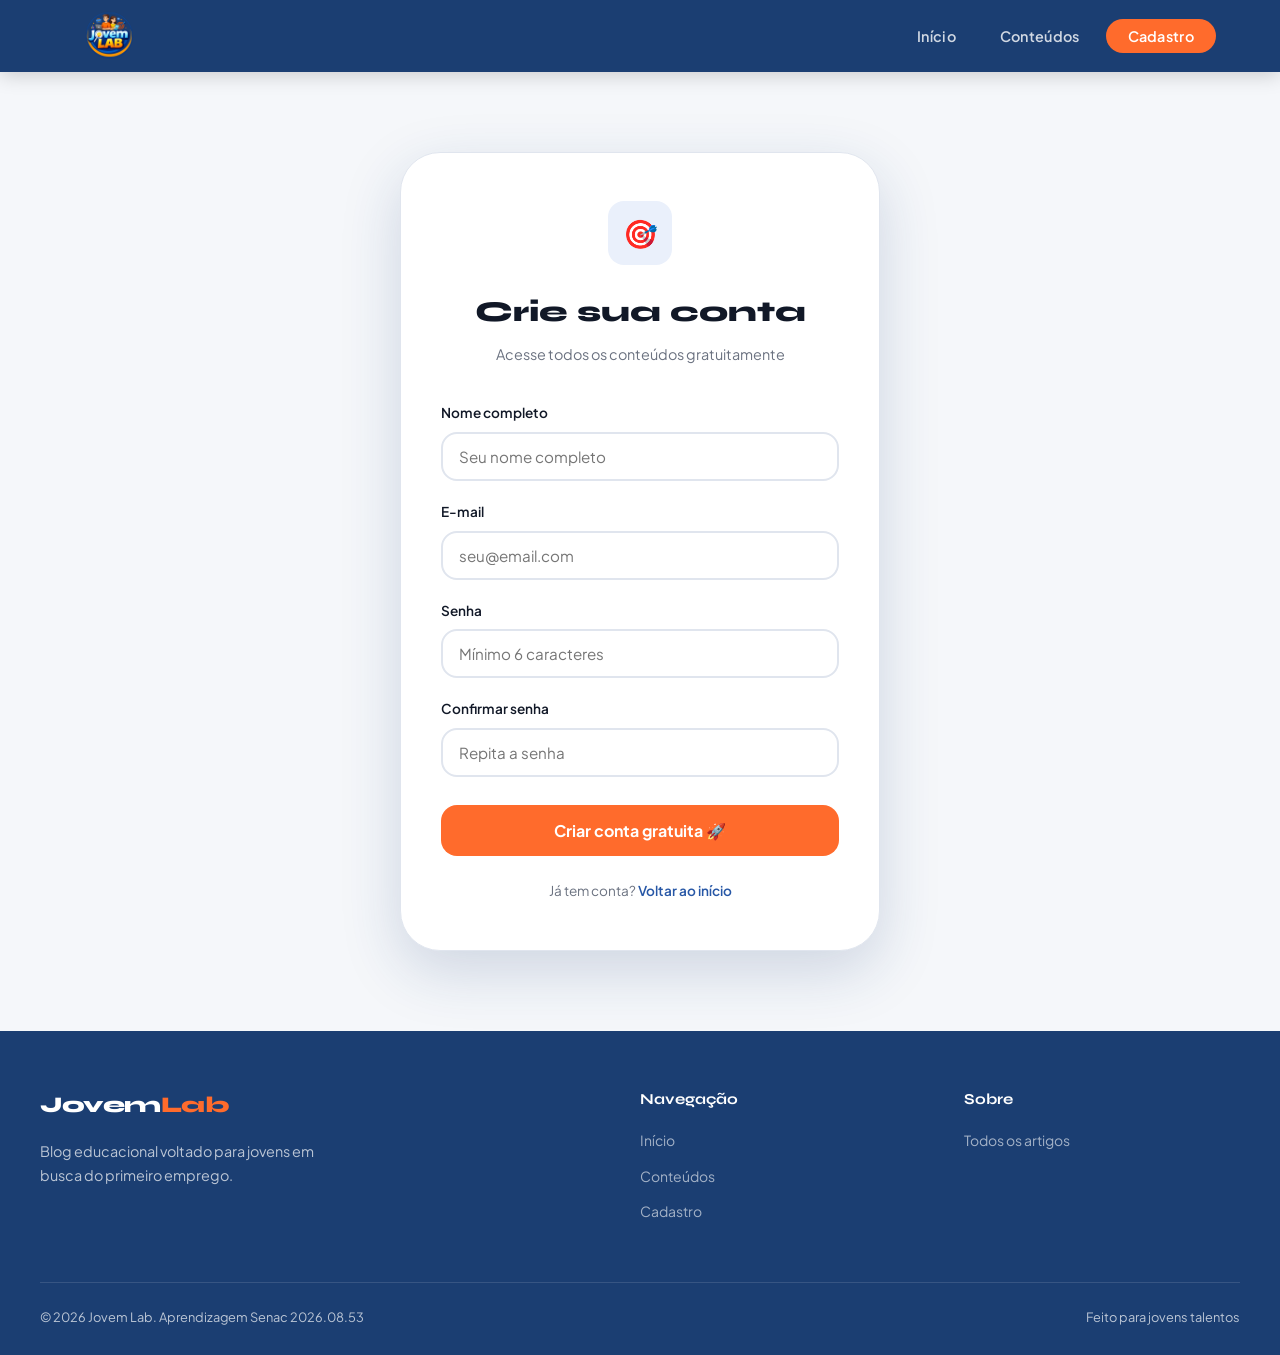
<file: jovem-lab/cadastro.html>
<!DOCTYPE html>
<html lang="pt-BR">
<head>
  <meta charset="UTF-8" />
  <meta name="viewport" content="width=device-width, initial-scale=1.0" />
  <meta name="description" content="Cadastre-se gratuitamente no Jovem Lab e acesse todos os conteúdos de carreira." />
  <title>Cadastro | Jovem Lab</title>
  <link rel="stylesheet" href="css/style.css" />
</head>
<body>

  <!-- ========== HEADER ========== -->
  <header class="site-header" role="banner">
    <nav class="nav-container" aria-label="Navegação principal">
      <a href="index.html" class="nav-logo" aria-label="Jovem Lab – página inicial">
        <img src="assets/images/LogoSitesf.png" alt="Jovem Lab" class="logo-img">
      </a>
      <ul class="nav-links" id="nav-links" role="list">
        <li><a href="index.html"     class="nav-link">Início</a></li>
        <li><a href="conteudos.html" class="nav-link">Conteúdos</a></li>
        <li><a href="cadastro.html"  class="nav-link nav-cta">Cadastro</a></li>
      </ul>
      <button class="nav-toggle" id="nav-toggle" aria-label="Abrir menu">
        <span></span><span></span><span></span>
      </button>
    </nav>
  </header>

  <!-- ========== FORMULÁRIO DE CADASTRO ========== -->
  <main class="cadastro-section" role="main">
    <div class="cadastro-box animate-up" style="opacity:0;">

      <!-- Ícone decorativo -->
      <div class="cadastro-icon" aria-hidden="true">🎯</div>

      <h1>Crie sua conta</h1>
      <p class="sub">Acesse todos os conteúdos gratuitamente</p>

      <!-- Alerta de retorno (sucesso / erro) -->
      <div id="alert-cadastro" class="alert" role="alert" aria-live="polite"></div>

      <!-- Formulário -->
      <form id="form-cadastro" novalidate aria-label="Formulário de cadastro">

        <!-- Nome -->
        <div class="form-group">
          <label class="form-label" for="campo-nome">Nome completo</label>
          <input
            type="text"
            id="campo-nome"
            class="form-input"
            placeholder="Seu nome completo"
            autocomplete="name"
            required
            aria-required="true"
            aria-describedby="erro-nome"
          />
          <span id="erro-nome" class="form-error" role="alert"></span>
        </div>

        <!-- E-mail -->
        <div class="form-group">
          <label class="form-label" for="campo-email">E-mail</label>
          <input
            type="email"
            id="campo-email"
            class="form-input"
            placeholder="seu@email.com"
            autocomplete="email"
            required
            aria-required="true"
            aria-describedby="erro-email"
          />
          <span id="erro-email" class="form-error" role="alert"></span>
        </div>

        <!-- Senha -->
        <div class="form-group">
          <label class="form-label" for="campo-senha">Senha</label>
          <input
            type="password"
            id="campo-senha"
            class="form-input"
            placeholder="Mínimo 6 caracteres"
            autocomplete="new-password"
            required
            aria-required="true"
            aria-describedby="erro-senha"
          />
          <span id="erro-senha" class="form-error" role="alert"></span>
        </div>

        <!-- Confirmação de senha -->
        <div class="form-group">
          <label class="form-label" for="campo-confirma">Confirmar senha</label>
          <input
            type="password"
            id="campo-confirma"
            class="form-input"
            placeholder="Repita a senha"
            autocomplete="new-password"
            required
            aria-required="true"
            aria-describedby="erro-confirma"
          />
          <span id="erro-confirma" class="form-error" role="alert"></span>
        </div>

        <!-- Botão submit -->
        <button type="submit" class="btn-form">
          Criar conta gratuita 🚀
        </button>
      </form>

      <p class="form-footer">
        Já tem conta? <a href="index.html">Voltar ao início</a>
      </p>

      <!-- Lista de usuários cadastrados (fins didáticos) -->
      <div id="secao-usuarios" class="usuarios-lista" hidden aria-label="Usuários cadastrados">
        <h3>👥 Usuários cadastrados (LocalStorage)</h3>
        <ul id="lista-usuarios"></ul>
      </div>
    </div>
  </main>

  <!-- ========== FOOTER ========== -->
  <footer class="site-footer" role="contentinfo">
    <div class="footer-inner">
      <div class="footer-top">
        <div class="footer-brand">
          <span class="logo-text">Jovem<span>Lab</span></span>
          <p>Blog educacional voltado para jovens em busca do primeiro emprego.</p>
        </div>
        <div class="footer-col">
          <h4>Navegação</h4>
          <ul>
            <li><a href="index.html">Início</a></li>
            <li><a href="conteudos.html">Conteúdos</a></li>
            <li><a href="cadastro.html">Cadastro</a></li>
          </ul>
        </div>
        <div class="footer-col">
          <h4>Sobre</h4>
          <ul>
            <li><a href="conteudos.html">Todos os artigos</a></li>
          </ul>
        </div>
      </div>
      <div class="footer-bottom">
        <span>© 2026 Jovem Lab. Aprendizagem Senac 2026.08.53</span>
        <span>Feito para jovens talentos</span>
      </div>
    </div>
  </footer>

  <button class="scroll-top" id="scroll-top" aria-label="Rolar ao topo">↑</button>

  <!-- Anima o box ao carregar -->
  <script>
    document.addEventListener('DOMContentLoaded', () => {
      const box = document.querySelector('.cadastro-box');
      if (box) setTimeout(() => { box.style.opacity = '1'; }, 100);
    });
  </script>

  <script src="js/storage.js"></script>
  <script src="js/cards.js"></script>
  <script src="js/main.js"></script>
</body>
</html>
</file>
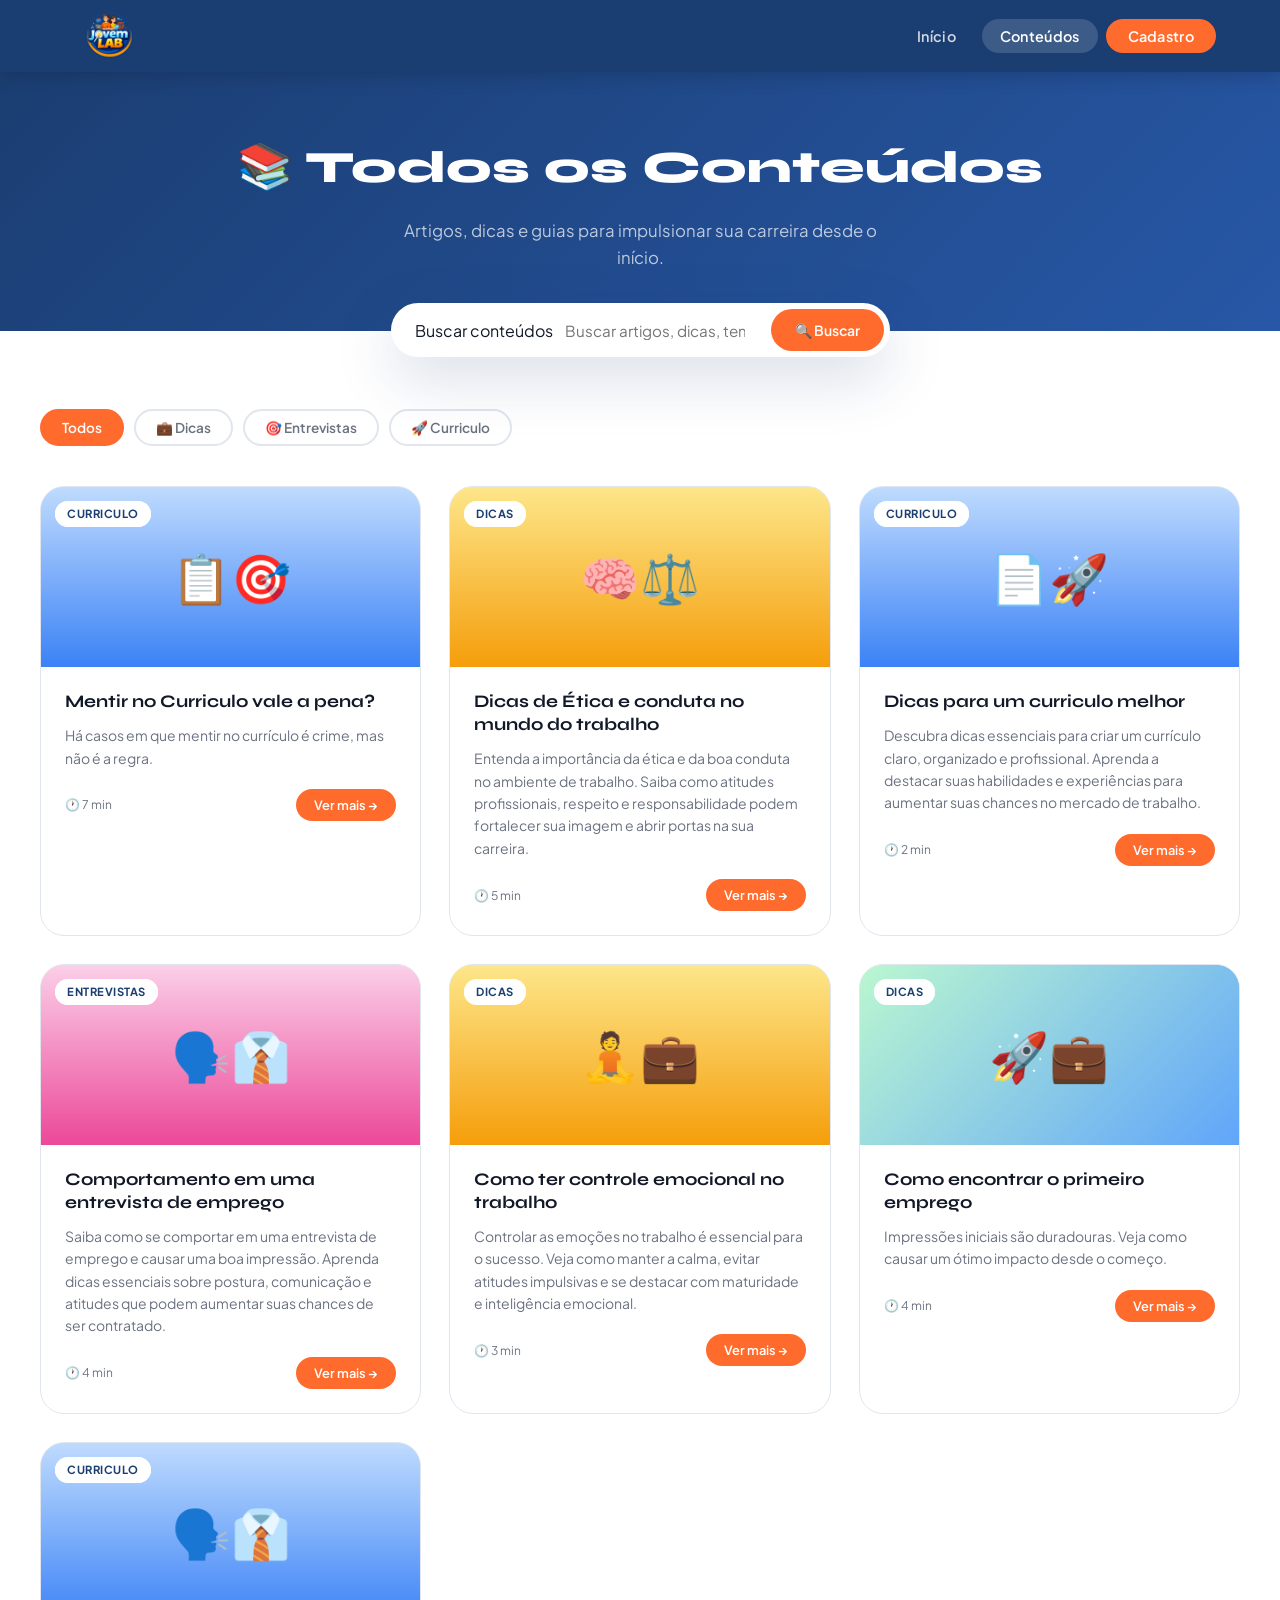
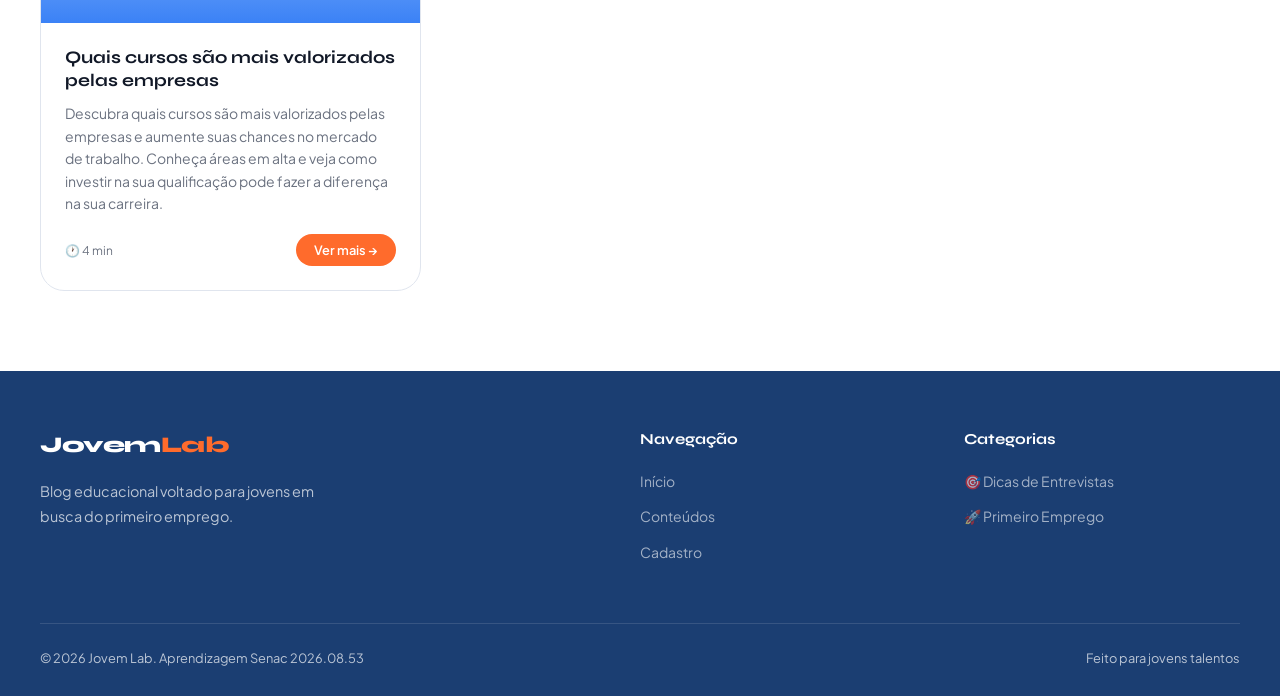
<file: jovem-lab/conteudos.html>
<!DOCTYPE html>
<html lang="pt-BR">
<head>
  <meta charset="UTF-8" />
  <meta name="viewport" content="width=device-width, initial-scale=1.0" />
  <meta name="description" content="Todos os conteúdos do Jovem Lab — vagas, entrevistas e dicas de primeiro emprego." />
  <title>Conteúdos | Jovem Lab</title>
  <link rel="stylesheet" href="css/style.css" />
</head>
<body>

  <!-- ========== HEADER ========== -->
  <header class="site-header" role="banner">
    <nav class="nav-container" aria-label="Navegação principal">
      <a href="index.html" class="nav-logo" aria-label="Jovem Lab – página inicial">
        <img src="assets/images/LogoSitesf.png" alt="Jovem Lab" class="logo-img">
      </a>
      <ul class="nav-links" id="nav-links" role="list">
        <li><a href="index.html"     class="nav-link">Início</a></li>
        <li><a href="conteudos.html" class="nav-link">Conteúdos</a></li>
        <li><a href="cadastro.html"  class="nav-link nav-cta">Cadastro</a></li>
      </ul>
      <button class="nav-toggle" id="nav-toggle" aria-label="Abrir menu">
        <span></span><span></span><span></span>
      </button>
    </nav>
  </header>

  <!-- ========== HERO DA PÁGINA ========== -->
  <section class="conteudos-hero" aria-labelledby="titulo-pagina">
    <h1 id="titulo-pagina">📚 Todos os Conteúdos</h1>
    <p>Artigos, dicas e guias para impulsionar sua carreira desde o início.</p>
  </section>

  <!-- ========== BARRA DE BUSCA ========== -->
  <div class="search-bar-wrap" role="search" aria-label="Buscar conteúdos">
    <div class="search-bar">
      <label for="search-input" class="sr-only">Buscar conteúdos</label>
      <input
        type="search"
        id="search-input"
        placeholder="Buscar artigos, dicas, temas..."
        aria-label="Campo de busca"
      />
      <button id="search-btn" aria-label="Executar busca">🔍 Buscar</button>
    </div>
  </div>

  <main>
    <section class="section" style="padding-top: 24px;" aria-labelledby="titulo-lista">
      <div class="section-inner">

        <!-- Filtros de categoria -->
        <nav class="filtros" aria-label="Filtrar por categoria">
          <button class="filtro-btn ativo" data-cat="todos"         aria-pressed="true" >Todos</button>
          <button class="filtro-btn"       data-cat="Dicas"         aria-pressed="false">💼 Dicas</button>
          <button class="filtro-btn"       data-cat="Entrevistas"   aria-pressed="false">🎯 Entrevistas</button>
          <button class="filtro-btn"       data-cat="Curriculo" aria-pressed="false">🚀 Curriculo</button>
        </nav>

        <!-- Grade de cards -->
        <div class="cards-grid" id="cards-conteudos" role="list" aria-label="Lista de conteúdos">
          <!-- Preenchido dinamicamente pelo JS -->
        </div>

      </div>
    </section>
  </main>

  <!-- ========== FOOTER ========== -->
  <footer class="site-footer" role="contentinfo">
    <div class="footer-inner">
      <div class="footer-top">
        <div class="footer-brand">
          <span class="logo-text">Jovem<span>Lab</span></span>
          <p>Blog educacional voltado para jovens em busca do primeiro emprego.</p>
        </div>
        <div class="footer-col">
          <h4>Navegação</h4>
          <ul>
            <li><a href="index.html">Início</a></li>
            <li><a href="conteudos.html">Conteúdos</a></li>
            <li><a href="cadastro.html">Cadastro</a></li>
          </ul>
        </div>
        <div class="footer-col">
          <h4>Categorias</h4>
          <ul>
            <li><a href="conteudos.html">🎯 Dicas de Entrevistas</a></li>
            <li><a href="conteudos.html">🚀 Primeiro Emprego</a></li>
          </ul>
        </div>
      </div>
      <div class="footer-bottom">
        <span>© 2026 Jovem Lab. Aprendizagem Senac 2026.08.53</span>
        <span>Feito para jovens talentos</span>
      </div>
    </div>
  </footer>

  <button class="scroll-top" id="scroll-top" aria-label="Rolar ao topo">↑</button>

  <script src="js/storage.js"></script>
  <script src="js/cards.js"></script>
  <script src="js/main.js"></script>
</body>
</html>
</file>
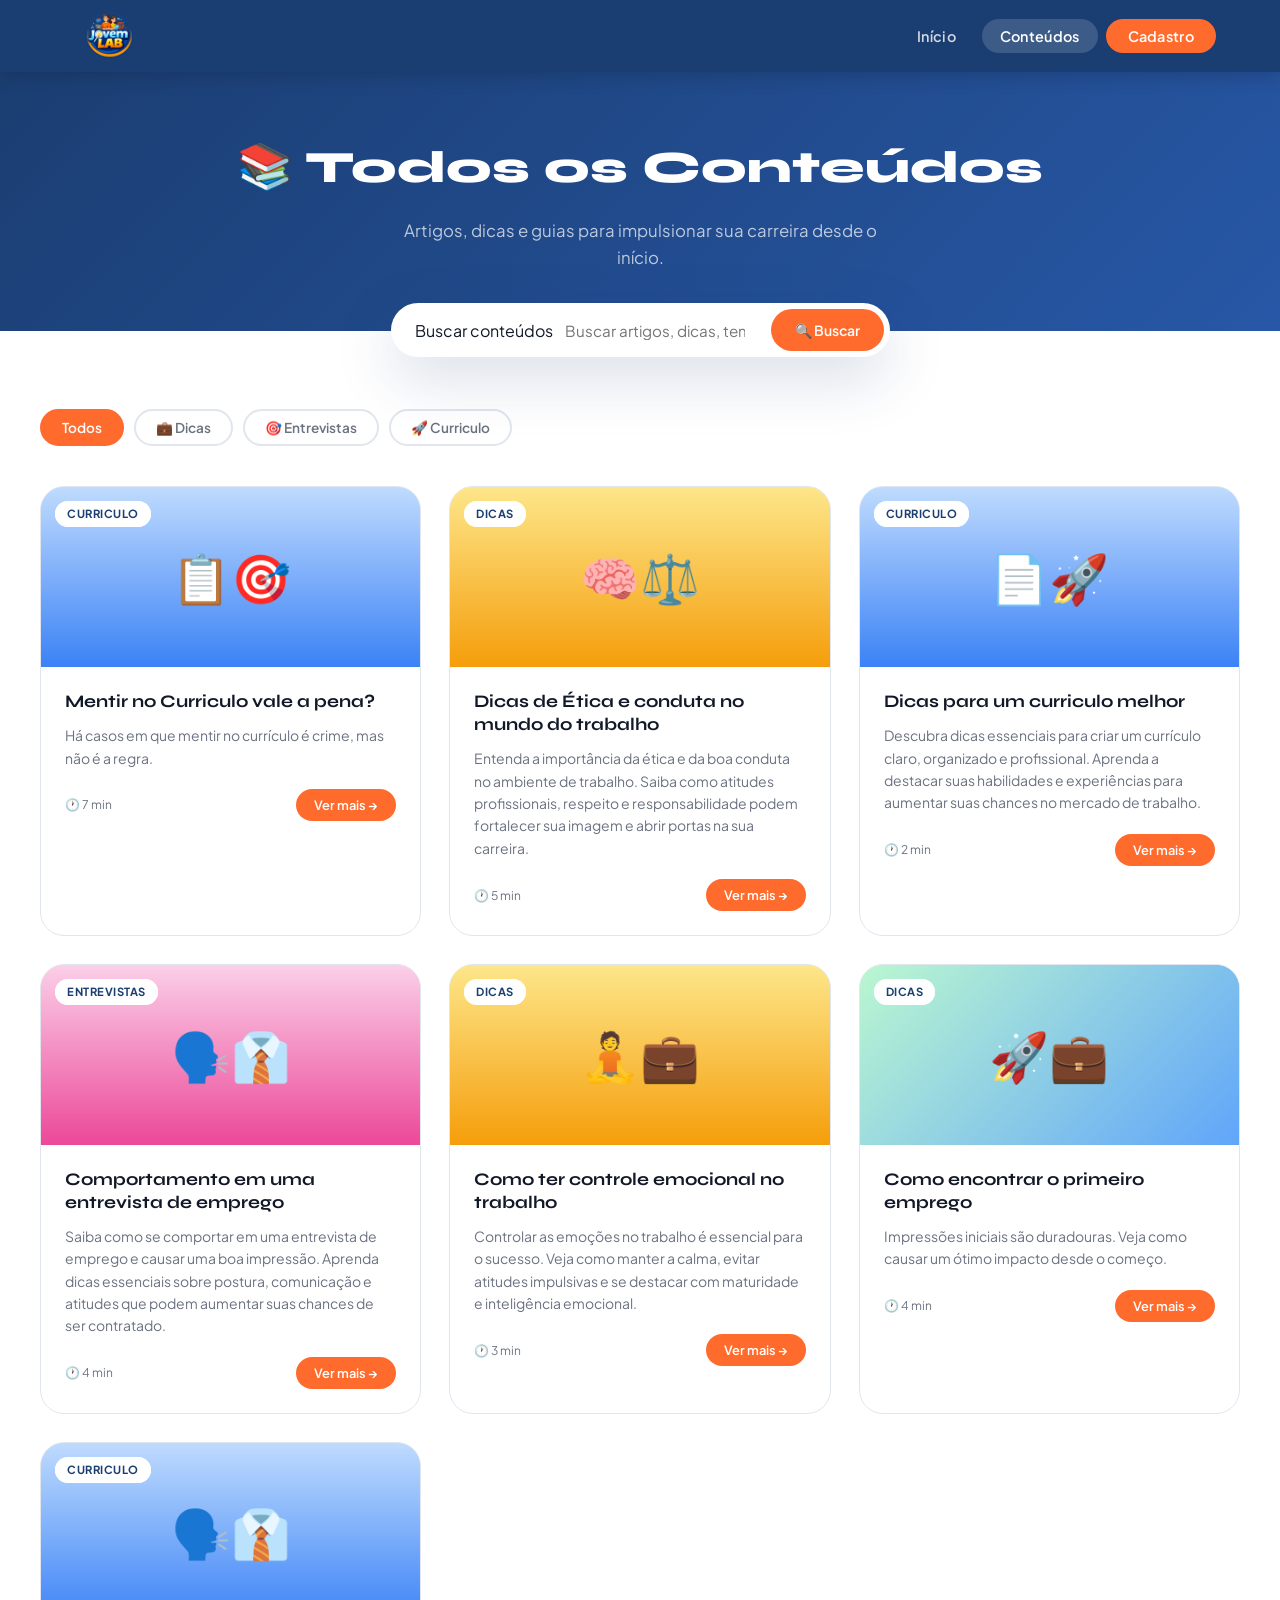
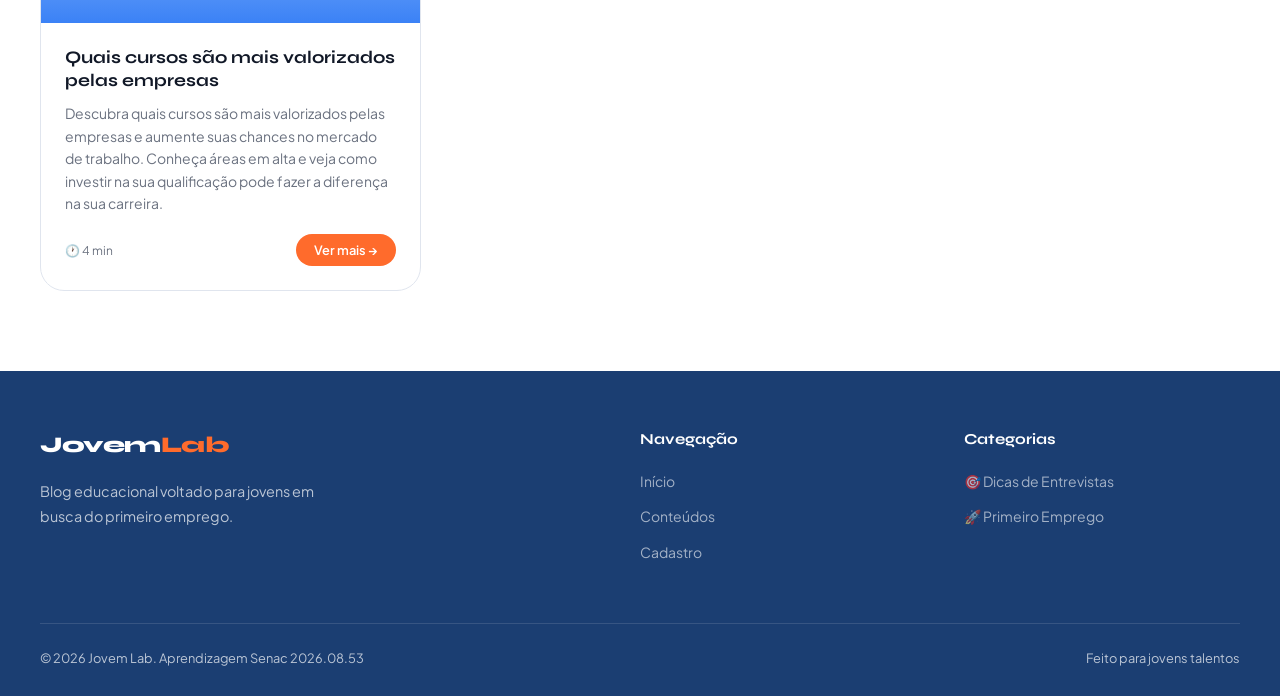
<file: jovem-lab/detalhe.html>
<!DOCTYPE html>
<html lang="pt-BR">
<head>
  <meta charset="UTF-8" />
  <meta name="viewport" content="width=device-width, initial-scale=1.0" />
  <meta name="description" content="Artigo completo do Jovem Lab." />
  <title>Artigo | Jovem Lab</title>
  <link rel="stylesheet" href="css/style.css" />
</head>
<body>

  <!-- ========== HEADER ========== -->
  <header class="site-header" role="banner">
    <nav class="nav-container" aria-label="Navegação principal">
      <a href="index.html" class="nav-logo" aria-label="Jovem Lab – página inicial">
        <img src="assets/images/LogoSitesf.png" alt="Jovem Lab" class="logo-img">
      </a>
      <ul class="nav-links" id="nav-links" role="list">
        <li><a href="index.html"     class="nav-link">Início</a></li>
        <li><a href="conteudos.html" class="nav-link">Conteúdos</a></li>
        <li><a href="cadastro.html"  class="nav-link nav-cta">Cadastro</a></li>
      </ul>
      <button class="nav-toggle" id="nav-toggle" aria-label="Abrir menu">
        <span></span><span></span><span></span>
      </button>
    </nav>
  </header>

  <!-- ========== HERO DO ARTIGO ========== -->
  <div class="detalhe-hero">
    <div class="detalhe-inner">
      <!-- Breadcrumb -->
      <nav class="detalhe-breadcrumb" aria-label="Trilha de navegação">
        <a href="index.html">Início</a>
        <span>›</span>
        <a href="conteudos.html">Conteúdos</a>
        <span>›</span>
        <span id="detalhe-categoria-breadcrumb">Artigo</span>
      </nav>

      <span class="detalhe-categoria" id="detalhe-categoria">Categoria</span>
      <h1 class="detalhe-titulo" id="detalhe-titulo">Carregando...</h1>
      <div class="detalhe-meta">
        <span id="detalhe-data">📅 —</span>
        <span id="detalhe-tempo">🕐 — de leitura</span>
      </div>
    </div>
  </div>

  <!-- ========== CORPO DO ARTIGO ========== -->
  <main>
    <article class="detalhe-content" aria-labelledby="detalhe-titulo">
      <div class="detalhe-article">

        <!-- Corpo do artigo (preenchido pelo JS) -->
        <div id="detalhe-corpo">
          <p>Carregando conteúdo...</p>
        </div>

        <!-- Vídeo (preenchido pelo JS se disponível) -->
        <div id="detalhe-video"></div>

      </div>
    </article>

    <!-- ========== CONTEÚDOS RELACIONADOS ========== -->
    <section
      id="relacionados-section"
      hidden
      class="section"
      style="background:var(--cinza-bg);"
      aria-labelledby="titulo-relacionados"
    >
      <div class="section-inner">
        <header class="section-header" style="margin-bottom:36px;">
          <span class="section-eyebrow">Continue lendo</span>
          <h2 class="section-title" id="titulo-relacionados">Conteúdos relacionados</h2>
        </header>
        <div class="cards-grid" id="cards-relacionados" role="list"></div>
        <div style="text-align:center; margin-top:40px;">
          <a href="conteudos.html" class="btn btn-azul">← Ver todos os conteúdos</a>
        </div>
      </div>
    </section>
  </main>

  <!-- ========== FOOTER ========== -->
  <footer class="site-footer" role="contentinfo">
    <div class="footer-inner">
      <div class="footer-top">
        <div class="footer-brand">
          <span class="logo-text">Jovem<span>Lab</span></span>
          <p>Blog educacional voltado para jovens em busca do primeiro emprego.</p>
        </div>
        <div class="footer-col">
          <h4>Navegação</h4>
          <ul>
            <li><a href="index.html">Início</a></li>
            <li><a href="conteudos.html">Conteúdos</a></li>
            <li><a href="cadastro.html">Cadastro</a></li>
          </ul>
        </div>
        <div class="footer-col">
          <h4>Categorias</h4>
          <ul>
            <li><a href="conteudos.html">🎯 Dicas de Entrevistas</a></li>
            <li><a href="conteudos.html">🚀 Primeiro Emprego</a></li>
          </ul>
        </div>
      </div>
      <div class="footer-bottom">
        <span>© 2026 Jovem Lab. Todos os direitos reservados.</span>
        <span>Feito para jovens talentos</span>
      </div>
    </div>
  </footer>

  <button class="scroll-top" id="scroll-top" aria-label="Rolar ao topo">↑</button>

  <script src="js/storage.js"></script>
  <script src="js/cards.js"></script>
  <script src="js/main.js"></script>

  <!-- Script extra apenas nesta página: atualiza breadcrumb após JS carregar -->
  <script>
    document.addEventListener('DOMContentLoaded', () => {
      // Sincroniza breadcrumb com categoria após inicialização
      setTimeout(() => {
        const cat = document.getElementById('detalhe-categoria')?.textContent;
        const bc  = document.getElementById('detalhe-categoria-breadcrumb');
        if (bc && cat) bc.textContent = cat;
      }, 100);
    });
  </script>
</body>
</html>
</file>
<file: css/style.css>
/* ============================================
   JOVEM LAB - Folha de Estilos Principal
   Paleta: Laranja, Azul, Branco
   ============================================ */

/* --- Importação de Fontes --- */
@import url('https://fonts.googleapis.com/css2?family=Syne:wght@400;600;700;800&family=Plus+Jakarta+Sans:wght@300;400;500;600&display=swap');

/* --- Variáveis de Design --- */
:root {
  --laranja:        #FF6B2C;
  --laranja-light:  #FF8F5E;
  --laranja-dark:   #E05520;
  --azul:           #1B3E72;
  --azul-mid:       #2757A6;
  --azul-light:     #EAF0FB;
  --branco:         #FFFFFF;
  --cinza-bg:       #F5F7FA;
  --cinza-text:     #6B7280;
  --cinza-border:   #E0E5EE;
  --preto:          #111827;

  --fonte-titulo:   'Syne', sans-serif;
  --fonte-corpo:    'Plus Jakarta Sans', sans-serif;

  --radius-sm:  8px;
  --radius-md:  16px;
  --radius-lg:  24px;
  --radius-xl:  40px;

  --shadow-sm:  0 2px 8px rgba(27,62,114,.08);
  --shadow-md:  0 8px 32px rgba(27,62,114,.12);
  --shadow-lg:  0 20px 60px rgba(27,62,114,.18);

  --transition: all .3s cubic-bezier(.4,0,.2,1);
}

/* --- Reset & Base --- */
*, *::before, *::after { box-sizing: border-box; margin: 0; padding: 0; }

html { scroll-behavior: smooth; font-size: 16px; }

body {
  font-family: var(--fonte-corpo);
  background: var(--branco);
  color: var(--preto);
  line-height: 1.6;
  min-height: 100vh;
  display: flex;
  flex-direction: column;
}

a { text-decoration: none; color: inherit; }
ul { list-style: none; }
img { max-width: 100%; display: block; }
button { cursor: pointer; border: none; background: none; font-family: inherit; }

/* ============================================
   HEADER / NAVEGAÇÃO
   ============================================ */
.site-header {
  background: var(--azul);
  position: sticky;
  top: 0;
  z-index: 100;
  box-shadow: 0 2px 20px rgba(0,0,0,.2);
}

.nav-container {
  max-width: 1200px;
  margin: 0 auto;
  padding: 0 24px;
  display: flex;
  align-items: center;
  justify-content: space-between;
  height: 72px;
}

/* Logo */
.nav-logo {
  display: flex;
  align-items: center;
  gap: 10px;
}

.logo-img {
  height: 60px;
  width: auto;
  display: block;
}

.logo-text {
  font-family: var(--fonte-titulo);
  font-size: 1.5rem;
  font-weight: 800;
  color: var(--branco);
  letter-spacing: -0.5px;
}

.logo-text span { color: var(--laranja); }

/* Links de Navegação */
.nav-links {
  display: flex;
  align-items: center;
  gap: 8px;
}

.nav-link {
  font-family: var(--fonte-corpo);
  font-weight: 600;
  font-size: .9rem;
  color: rgba(255,255,255,.8);
  padding: 8px 18px;
  border-radius: 50px;
  transition: var(--transition);
  letter-spacing: .3px;
}

.nav-link:hover,
.nav-link.ativo {
  color: var(--branco);
  background: rgba(255,255,255,.15);
}

.nav-link.nav-cta {
  background: var(--laranja);
  color: var(--branco);
  padding: 8px 22px;
}

.nav-link.nav-cta:hover { background: var(--laranja-dark); }

/* Hamburguer Mobile */
.nav-toggle {
  display: none;
  flex-direction: column;
  gap: 5px;
  padding: 8px;
}

.nav-toggle span {
  display: block;
  width: 24px; height: 2px;
  background: var(--branco);
  border-radius: 2px;
  transition: var(--transition);
}

/* ============================================
   HERO / BANNER
   ============================================ */
.hero {
  background: linear-gradient(135deg, var(--azul) 0%, var(--azul-mid) 60%, #1e4fa3 100%);
  padding: 100px 24px;
  position: relative;
  overflow: hidden;
}

.hero::before {
  content: '';
  position: absolute;
  width: 600px; height: 600px;
  background: radial-gradient(circle, rgba(255,107,44,.25) 0%, transparent 70%);
  top: -150px; right: -100px;
  pointer-events: none;
}

.hero::after {
  content: '';
  position: absolute;
  width: 400px; height: 400px;
  background: radial-gradient(circle, rgba(255,255,255,.06) 0%, transparent 70%);
  bottom: -100px; left: 10%;
  pointer-events: none;
}

.hero-inner {
  max-width: 1200px;
  margin: 0 auto;
  display: grid;
  grid-template-columns: 1fr 1fr;
  gap: 60px;
  align-items: center;
  position: relative;
  z-index: 1;
}

.hero-badge {
  display: inline-flex;
  align-items: center;
  gap: 8px;
  background: rgba(255,107,44,.2);
  border: 1px solid rgba(255,107,44,.4);
  color: var(--laranja-light);
  font-size: .8rem;
  font-weight: 600;
  padding: 6px 14px;
  border-radius: 50px;
  margin-bottom: 24px;
  letter-spacing: .5px;
  text-transform: uppercase;
}

.hero-badge::before { content: '✦'; }

.hero-title {
  font-family: var(--fonte-titulo);
  font-size: clamp(2rem, 4vw, 3.2rem);
  font-weight: 800;
  color: var(--branco);
  line-height: 1.15;
  margin-bottom: 20px;
}

.hero-title .destaque {
  color: var(--laranja);
  position: relative;
}

.hero-desc {
  font-size: 1.05rem;
  color: rgba(255,255,255,.75);
  line-height: 1.7;
  margin-bottom: 36px;
  max-width: 480px;
}

.hero-actions {
  display: flex;
  gap: 14px;
  flex-wrap: wrap;
}

/* Botões */
.btn {
  display: inline-flex;
  align-items: center;
  gap: 8px;
  padding: 14px 28px;
  border-radius: 50px;
  font-weight: 600;
  font-size: .95rem;
  transition: var(--transition);
  letter-spacing: .2px;
}

.btn-laranja {
  background: var(--laranja);
  color: var(--branco);
  box-shadow: 0 4px 20px rgba(255,107,44,.4);
}

.btn-laranja:hover {
  background: var(--laranja-dark);
  transform: translateY(-2px);
  box-shadow: 0 8px 28px rgba(255,107,44,.5);
}

.btn-outline {
  background: transparent;
  color: var(--branco);
  border: 2px solid rgba(255,255,255,.4);
}

.btn-outline:hover {
  border-color: var(--branco);
  background: rgba(255,255,255,.1);
  transform: translateY(-2px);
}

.btn-azul {
  background: var(--azul);
  color: var(--branco);
  box-shadow: 0 4px 16px rgba(27,62,114,.3);
}

.btn-azul:hover {
  background: var(--azul-mid);
  transform: translateY(-2px);
}

/* Ilustração Hero */
.hero-visual {
  display: flex;
  justify-content: center;
  align-items: center;
}

.hero-card-preview {
  background: rgba(255,255,255,.1);
  backdrop-filter: blur(20px);
  border: 1px solid rgba(255,255,255,.2);
  border-radius: var(--radius-lg);
  padding: 32px;
  width: 340px;
  box-shadow: 0 20px 60px rgba(0,0,0,.25);
}

.preview-stats {
  display: grid;
  grid-template-columns: 1fr 1fr;
  gap: 16px;
  margin-bottom: 24px;
}

.stat-box {
  background: rgba(255,255,255,.12);
  border-radius: var(--radius-md);
  padding: 18px;
  text-align: center;
}

.stat-num {
  font-family: var(--fonte-titulo);
  font-size: 1.8rem;
  font-weight: 800;
  color: var(--laranja);
  display: block;
}

.stat-label {
  font-size: .75rem;
  color: rgba(255,255,255,.7);
  font-weight: 500;
}

.preview-tags {
  display: flex;
  flex-wrap: wrap;
  gap: 8px;
}

.tag {
  background: rgba(255,255,255,.15);
  color: rgba(255,255,255,.9);
  font-size: .75rem;
  font-weight: 600;
  padding: 5px 12px;
  border-radius: 50px;
}

/* Stats Bar */
.stats-bar {
  background: var(--azul-light);
  padding: 28px 24px;
  border-bottom: 1px solid var(--cinza-border);
}

.stats-bar-inner {
  max-width: 1200px;
  margin: 0 auto;
  display: flex;
  justify-content: center;
  gap: 60px;
}

.stat-item {
  text-align: center;
}

.stat-item .num {
  font-family: var(--fonte-titulo);
  font-size: 1.6rem;
  font-weight: 800;
  color: var(--azul);
  display: block;
}

.stat-item .lbl {
  font-size: .8rem;
  color: var(--cinza-text);
  font-weight: 500;
}

/* ============================================
   SEÇÕES GERAIS
   ============================================ */
.section {
  padding: 80px 24px;
}

.section-inner {
  max-width: 1200px;
  margin: 0 auto;
}

.section-header {
  text-align: center;
  margin-bottom: 56px;
}

.section-eyebrow {
  display: inline-block;
  font-size: .8rem;
  font-weight: 700;
  color: var(--laranja);
  text-transform: uppercase;
  letter-spacing: 1.5px;
  margin-bottom: 12px;
}

.section-title {
  font-family: var(--fonte-titulo);
  font-size: clamp(1.6rem, 3vw, 2.4rem);
  font-weight: 800;
  color: var(--preto);
  line-height: 1.2;
  margin-bottom: 16px;
}

.section-sub {
  font-size: 1rem;
  color: var(--cinza-text);
  max-width: 560px;
  margin: 0 auto;
}

/* ============================================
   CARDS DE CONTEÚDO
   ============================================ */
.cards-grid {
  display: grid;
  grid-template-columns: repeat(auto-fill, minmax(320px, 1fr));
  gap: 28px;
}

.card {
  background: var(--branco);
  border: 1px solid var(--cinza-border);
  border-radius: var(--radius-lg);
  overflow: hidden;
  transition: var(--transition);
  cursor: pointer;
  position: relative;
}

.card:hover {
  transform: translateY(-6px);
  box-shadow: var(--shadow-lg);
  border-color: transparent;
}

.card-thumb {
  height: 180px;
  overflow: hidden;
  position: relative;
}
.cat-rosa .card-thumb {
  background: linear-gradient(180deg, #fbcfe8, #f9a8d4);
}
.cat-dicas .card-thumb {
  background: linear-gradient(180deg, #fde68a, #f59e0b);
}

.cat-curriculo .card-thumb {
  background: linear-gradient(180deg, #bfdbfe, #3b82f6);
}

.cat-entrevista .card-thumb {
  background: linear-gradient(180deg, #fbcfe8, #ec4899);
}
.cat-primeiro-emprego .card-thumb {
  background: linear-gradient(135deg, #bbf7d0, #60a5fa);
}w
.card-thumb img {
  width: 100%; height: 100%;
  object-fit: cover;
  transition: transform .5s ease;
}

.card:hover .card-thumb img { transform: scale(1.06); }

.card-thumb-placeholder {
  width: 100%; height: 100%;
  display: flex; align-items: center; justify-content: center;
  font-size: 3rem;
}

.card-category-badge {
  position: absolute;
  top: 14px; left: 14px;
  background: rgba(255,255,255,.95);
  color: var(--azul);
  font-size: .7rem;
  font-weight: 700;
  padding: 4px 12px;
  border-radius: 50px;
  letter-spacing: .5px;
  text-transform: uppercase;
}

.card-body {
  padding: 24px;
}

.card-title {
  font-family: var(--fonte-titulo);
  font-size: 1.1rem;
  font-weight: 700;
  color: var(--preto);
  margin-bottom: 10px;
  line-height: 1.3;
}

.card-desc {
  font-size: .875rem;
  color: var(--cinza-text);
  line-height: 1.6;
  margin-bottom: 20px;
}

.card-footer {
  display: flex;
  align-items: center;
  justify-content: space-between;
}

.card-meta {
  font-size: .75rem;
  color: var(--cinza-text);
  display: flex;
  align-items: center;
  gap: 6px;
}

.card-btn {
  display: inline-flex;
  align-items: center;
  gap: 6px;
  background: var(--laranja);
  color: var(--branco);
  font-size: .8rem;
  font-weight: 600;
  padding: 8px 18px;
  border-radius: 50px;
  transition: var(--transition);
}


.card-btn:hover { background: var(--laranja-dark); }

/* Categorias destacadas */
.cat-laranja .card-thumb-placeholder { background: linear-gradient(135deg, #FF6B2C22, #FF6B2C44); }
.cat-azul    .card-thumb-placeholder { background: linear-gradient(135deg, #1B3E7222, #2757A644); }
.cat-verde   .card-thumb-placeholder { background: linear-gradient(135deg, #10B98122, #06D6A044); }

/* ============================================
   FILTROS DE CATEGORIA
   ============================================ */
.filtros {
  display: flex;
  flex-wrap: wrap;
  gap: 10px;
  margin-bottom: 40px;
}

.filtro-btn {
  padding: 8px 20px;
  border-radius: 50px;
  border: 2px solid var(--cinza-border);
  background: var(--branco);
  color: var(--cinza-text);
  font-size: .85rem;
  font-weight: 600;
  transition: var(--transition);
}

.filtro-btn:hover,
.filtro-btn.ativo {
  border-color: var(--laranja);
  background: var(--laranja);
  color: var(--branco);
}

/* ============================================
   PÁGINA DE DETALHES DO CONTEÚDO
   ============================================ */
.detalhe-hero {
  background: linear-gradient(135deg, var(--azul) 0%, var(--azul-mid) 100%);
  padding: 60px 24px;
}

.detalhe-inner {
  max-width: 860px;
  margin: 0 auto;
}

.detalhe-breadcrumb {
  display: flex;
  align-items: center;
  gap: 8px;
  font-size: .8rem;
  color: rgba(255,255,255,.6);
  margin-bottom: 20px;
}

.detalhe-breadcrumb a { color: rgba(255,255,255,.8); }
.detalhe-breadcrumb a:hover { color: var(--branco); }

.detalhe-categoria {
  display: inline-block;
  background: rgba(255,107,44,.25);
  color: var(--laranja-light);
  font-size: .75rem;
  font-weight: 700;
  padding: 4px 14px;
  border-radius: 50px;
  text-transform: uppercase;
  letter-spacing: .8px;
  margin-bottom: 16px;
}

.detalhe-titulo {
  font-family: var(--fonte-titulo);
  font-size: clamp(1.6rem, 3.5vw, 2.6rem);
  font-weight: 800;
  color: var(--branco);
  line-height: 1.2;
  margin-bottom: 16px;
}

.detalhe-meta {
  display: flex;
  gap: 20px;
  flex-wrap: wrap;
  font-size: .85rem;
  color: rgba(255,255,255,.65);
}

/* Conteúdo do artigo */
.detalhe-content {
  padding: 60px 24px;
  background: var(--branco);
}

.detalhe-article {
  max-width: 860px;
  margin: 0 auto;
}

.detalhe-article p {
  font-size: 1.05rem;
  color: #374151;
  line-height: 1.8;
  margin-bottom: 24px;
}

.detalhe-article h2 {
  font-family: var(--fonte-titulo);
  font-size: 1.5rem;
  font-weight: 700;
  color: var(--azul);
  margin: 40px 0 16px;
}

.detalhe-article h3 {
  font-family: var(--fonte-titulo);
  font-size: 1.2rem;
  font-weight: 700;
  color: var(--preto);
  margin: 28px 0 12px;
}

.detalhe-article ul {
  list-style: disc;
  padding-left: 24px;
  margin-bottom: 24px;
}

.detalhe-article ul li {
  font-size: 1rem;
  color: #374151;
  line-height: 1.7;
  margin-bottom: 8px;
}

.detalhe-article .destaque-box {
  background: var(--azul-light);
  border-left: 4px solid var(--laranja);
  border-radius: 0 var(--radius-md) var(--radius-md) 0;
  padding: 20px 24px;
  margin: 28px 0;
}

.detalhe-article .destaque-box p { margin: 0; color: var(--azul); font-weight: 500; }

/* Vídeo Embed */
.video-wrapper {
  position: relative;
  padding-bottom: 56.25%;
  height: 0;
  overflow: hidden;
  border-radius: var(--radius-md);
  margin: 32px 0;
  box-shadow: var(--shadow-md);
}

.video-wrapper iframe {
  position: absolute;
  top: 0; left: 0;
  width: 100%; height: 100%;
  border: none;
  border-radius: var(--radius-md);
}

/* Imagem do artigo */
.artigo-imagem {
  width: 100%;
  border-radius: var(--radius-md);
  margin: 28px 0;
  box-shadow: var(--shadow-sm);
}

/* ============================================
   FORMULÁRIO DE CADASTRO
   ============================================ */
.cadastro-section {
  background: var(--cinza-bg);
  padding: 80px 24px;
  flex: 1;
}

.cadastro-box {
  max-width: 480px;
  margin: 0 auto;
  background: var(--branco);
  border-radius: var(--radius-xl);
  padding: 48px 40px;
  box-shadow: var(--shadow-lg);
  border: 1px solid var(--cinza-border);
}

.cadastro-icon {
  width: 64px; height: 64px;
  background: var(--azul-light);
  border-radius: var(--radius-md);
  display: flex; align-items: center; justify-content: center;
  font-size: 28px;
  margin: 0 auto 24px;
}

.cadastro-box h1 {
  font-family: var(--fonte-titulo);
  font-size: 1.8rem;
  font-weight: 800;
  color: var(--preto);
  text-align: center;
  margin-bottom: 8px;
}

.cadastro-box .sub {
  text-align: center;
  color: var(--cinza-text);
  font-size: .9rem;
  margin-bottom: 36px;
}

.form-group {
  margin-bottom: 20px;
}

.form-label {
  display: block;
  font-size: .85rem;
  font-weight: 600;
  color: var(--preto);
  margin-bottom: 8px;
}

.form-input {
  width: 100%;
  padding: 13px 16px;
  border: 2px solid var(--cinza-border);
  border-radius: var(--radius-md);
  font-family: var(--fonte-corpo);
  font-size: .95rem;
  color: var(--preto);
  background: var(--branco);
  transition: var(--transition);
  outline: none;
}

.form-input:focus {
  border-color: var(--azul-mid);
  box-shadow: 0 0 0 4px rgba(39,87,166,.1);
}

.form-input.error { border-color: #EF4444; }

.form-error {
  font-size: .78rem;
  color: #EF4444;
  margin-top: 6px;
  display: none;
}

.form-error.visible { display: block; }

.btn-form {
  width: 100%;
  padding: 15px;
  background: var(--laranja);
  color: var(--branco);
  border-radius: var(--radius-md);
  font-size: 1rem;
  font-weight: 700;
  font-family: var(--fonte-corpo);
  transition: var(--transition);
  margin-top: 8px;
}

.btn-form:hover {
  background: var(--laranja-dark);
  transform: translateY(-2px);
  box-shadow: 0 6px 20px rgba(255,107,44,.4);
}

.form-footer {
  text-align: center;
  margin-top: 24px;
  font-size: .85rem;
  color: var(--cinza-text);
}

.form-footer a { color: var(--azul-mid); font-weight: 600; }

/* Alerta de sucesso/erro */
.alert {
  display: none;
  padding: 14px 18px;
  border-radius: var(--radius-md);
  font-size: .9rem;
  font-weight: 500;
  margin-bottom: 20px;
}

.alert.sucesso {
  background: #D1FAE5;
  color: #065F46;
  border: 1px solid #6EE7B7;
  display: flex;
  align-items: center;
  gap: 8px;
}

.alert.erro {
  background: #FEE2E2;
  color: #991B1B;
  border: 1px solid #FCA5A5;
  display: flex;
  align-items: center;
  gap: 8px;
}

/* Lista de usuários cadastrados */
.usuarios-lista {
  margin-top: 40px;
  padding-top: 40px;
  border-top: 1px solid var(--cinza-border);
}

.usuarios-lista h3 {
  font-family: var(--fonte-titulo);
  font-size: 1rem;
  font-weight: 700;
  color: var(--azul);
  margin-bottom: 16px;
}

.usuario-item {
  display: flex;
  align-items: center;
  gap: 12px;
  padding: 10px 0;
  border-bottom: 1px solid var(--cinza-border);
  font-size: .85rem;
  color: var(--cinza-text);
}

.usuario-avatar {
  width: 32px; height: 32px;
  background: var(--azul-light);
  border-radius: 50%;
  display: flex; align-items: center; justify-content: center;
  font-size: .85rem;
  color: var(--azul);
  font-weight: 700;
  flex-shrink: 0;
}

/* ============================================
   FOOTER
   ============================================ */
.site-footer {
  background: var(--azul);
  color: rgba(255,255,255,.7);
  padding: 56px 24px 28px;
  margin-top: auto;
}

.footer-inner {
  max-width: 1200px;
  margin: 0 auto;
}

.footer-top {
  display: grid;
  grid-template-columns: 2fr 1fr 1fr;
  gap: 48px;
  margin-bottom: 48px;
}

.footer-brand .logo-text {
  font-size: 1.4rem;
  margin-bottom: 16px;
  display: block;
}

.footer-brand p {
  font-size: .9rem;
  line-height: 1.7;
  max-width: 300px;
}

.footer-col h4 {
  font-family: var(--fonte-titulo);
  font-weight: 700;
  color: var(--branco);
  font-size: .95rem;
  margin-bottom: 16px;
}

.footer-col ul li { margin-bottom: 10px; }
.footer-col ul li a {
  font-size: .875rem;
  color: rgba(255,255,255,.6);
  transition: var(--transition);
}
.footer-col ul li a:hover { color: var(--laranja); }

.footer-bottom {
  border-top: 1px solid rgba(255,255,255,.12);
  padding-top: 24px;
  display: flex;
  justify-content: space-between;
  align-items: center;
  font-size: .8rem;
}

.footer-bottom .heart { color: var(--laranja); }

/* ============================================
   PÁGINA DE CONTEÚDOS
   ============================================ */
.conteudos-hero {
  background: linear-gradient(135deg, var(--azul) 0%, var(--azul-mid) 100%);
  padding: 60px 24px;
  text-align: center;
}

.conteudos-hero h1 {
  font-family: var(--fonte-titulo);
  font-size: clamp(1.8rem, 3.5vw, 2.8rem);
  font-weight: 800;
  color: var(--branco);
  margin-bottom: 14px;
}

.conteudos-hero p {
  color: rgba(255,255,255,.7);
  font-size: 1.05rem;
  max-width: 520px;
  margin: 0 auto;
}

/* Barra de busca */
.search-bar-wrap {
  max-width: 1200px;
  margin: 0 auto;
  padding: 0 24px;
  position: relative;
  top: -28px;
}

.search-bar {
  background: var(--branco);
  border-radius: var(--radius-xl);
  padding: 6px 6px 6px 24px;
  display: flex;
  align-items: center;
  gap: 12px;
  box-shadow: var(--shadow-lg);
}

.search-bar input {
  flex: 1;
  border: none;
  outline: none;
  font-family: var(--fonte-corpo);
  font-size: .95rem;
  color: var(--preto);
  background: transparent;
}

.search-bar button {
  background: var(--laranja);
  color: var(--branco);
  padding: 12px 24px;
  border-radius: 50px;
  font-weight: 600;
  font-size: .875rem;
  transition: var(--transition);
}

.search-bar button:hover { background: var(--laranja-dark); }

/* Empty state */
.empty-state {
  text-align: center;
  padding: 60px 20px;
  color: var(--cinza-text);
}
.empty-state .emoji { font-size: 3rem; margin-bottom: 16px; }
.empty-state h3 {
  font-family: var(--fonte-titulo);
  font-size: 1.2rem;
  font-weight: 700;
  color: var(--preto);
  margin-bottom: 8px;
}

/* ============================================
   RESPONSIVIDADE
   ============================================ */
@media (max-width: 900px) {
  .hero-inner { grid-template-columns: 1fr; gap: 48px; }
  .hero-visual { order: -1; }
  .hero-card-preview { width: 100%; max-width: 380px; }
  .footer-top { grid-template-columns: 1fr 1fr; }
  .footer-brand { grid-column: 1 / -1; }
  .stats-bar-inner { gap: 32px; flex-wrap: wrap; }
}

@media (max-width: 640px) {
  .nav-links { display: none; }
  .nav-toggle { display: flex; }
  .nav-links.open {
    display: flex;
    flex-direction: column;
    position: fixed;
    top: 72px; left: 0; right: 0;
    background: var(--azul);
    padding: 20px;
    box-shadow: var(--shadow-lg);
    gap: 4px;
  }
  .nav-link { width: 100%; border-radius: var(--radius-md); }
  .hero { padding: 60px 20px; }
  .hero-title { font-size: 1.8rem; }
  .hero-actions { flex-direction: column; }
  .btn { width: 100%; justify-content: center; }
  .cards-grid { grid-template-columns: 1fr; }
  .footer-top { grid-template-columns: 1fr; gap: 32px; }
  .footer-bottom { flex-direction: column; gap: 12px; text-align: center; }
  .cadastro-box { padding: 32px 24px; border-radius: var(--radius-lg); }
  .stats-bar-inner { gap: 20px; }
  .section { padding: 56px 20px; }
}

/* ============================================
   ANIMAÇÕES DE ENTRADA
   ============================================ */
@keyframes fadeUp {
  from { opacity: 0; transform: translateY(24px); }
  to   { opacity: 1; transform: translateY(0); }
}

@keyframes fadeIn {
  from { opacity: 0; }
  to   { opacity: 1; }
}

.animate-up  { animation: fadeUp .6s ease forwards; }
.animate-in  { animation: fadeIn .4s ease forwards; }
.delay-1 { animation-delay: .1s; }
.delay-2 { animation-delay: .2s; }
.delay-3 { animation-delay: .3s; }
.delay-4 { animation-delay: .4s; }
.delay-5 { animation-delay: .5s; }

/* Loading skeleton */
.skeleton {
  background: linear-gradient(90deg, #f0f0f0 25%, #e0e0e0 50%, #f0f0f0 75%);
  background-size: 200% 100%;
  animation: shimmer 1.5s infinite;
  border-radius: var(--radius-sm);
}

@keyframes shimmer {
  0% { background-position: 200% 0; }
  100% { background-position: -200% 0; }
}

/* Scroll para topo */
.scroll-top {
  position: fixed;
  bottom: 28px; right: 28px;
  width: 44px; height: 44px;
  background: var(--laranja);
  color: var(--branco);
  border-radius: 50%;
  display: flex; align-items: center; justify-content: center;
  font-size: 1.1rem;
  box-shadow: 0 4px 16px rgba(255,107,44,.4);
  transition: var(--transition);
  opacity: 0;
  pointer-events: none;
  z-index: 99;
}

.scroll-top.visivel {
  opacity: 1;
  pointer-events: all;
}

.scroll-top:hover { transform: translateY(-3px); background: var(--laranja-dark); }

.detalhe-content img {
  width: 100%;
  max-width: 700px;
  display: block;
  margin: 20px auto;
  border-radius: 10px;
}
.slides-kalebe {
  max-width: 900px;
  margin: 30px auto;
}

.slides-kalebe div {
  overflow: hidden; /* evita a imagem "vazar" */
  border-radius: 12px;
}

.slides-kalebe img {
  width: 100%;
  transition: transform 0.3s ease;
}

/* AQUI ESTÁ O SCALE 🔥 */
.slides-kalebe img:hover {
  transform: scale(0.9);
}
.slides-kalebe img:hover {
  transform: scale(0.9);
  filter: brightness(0.9);
}
.slide-lucas {
  max-width: 900px;
  margin: 30px auto;
  overflow: hidden;
  border-radius: 12px;
}

.slide-lucas img {
  width: 100%;
  transition: transform 0.3s ease;
}

/* efeito ao passar o mouse */
.slide-lucas img:hover {
  transform: scale(0.9);
}
.slide-arnold {
  max-width: 900px;
  margin: 30px auto;
  overflow: hidden;
  border-radius: 12px;
}

.slide-arnold img {
  width: 100%;
  transition: transform 0.3s ease;
}

/* efeito ao passar o mouse */
.slide-arnold img:hover {
  transform: scale(0.9);
}
.slide-vivian {
  max-width: 900px;
  margin: 30px auto;
  overflow: hidden;
  border-radius: 12px;
}

.slide-vivian img {
  width: 100%;
  transition: transform 0.3s ease;
}

/* efeito ao passar o mouse */
.slide-vivian img:hover {
  transform: scale(0.9);
}
.slide-vinicius {
  max-width: 900px;
  margin: 30px auto;
  overflow: hidden;
  border-radius: 12px;
}

.slide-vinicius img {
  width: 100%;
  transition: transform 0.3s ease;
}

/* efeito ao passar o mouse */
.slide-vinicius img:hover {
  transform: scale(0.9);
}
.slide-lucas{
text-align: justify;
text-justify: inter-word;
}
</file>
<file: jovem-lab/css/style.css>
/* ============================================
   JOVEM LAB - Folha de Estilos Principal
   Paleta: Laranja, Azul, Branco
   ============================================ */

/* --- Importação de Fontes --- */
@import url('https://fonts.googleapis.com/css2?family=Syne:wght@400;600;700;800&family=Plus+Jakarta+Sans:wght@300;400;500;600&display=swap');

/* --- Variáveis de Design --- */
:root {
  --laranja:        #FF6B2C;
  --laranja-light:  #FF8F5E;
  --laranja-dark:   #E05520;
  --azul:           #1B3E72;
  --azul-mid:       #2757A6;
  --azul-light:     #EAF0FB;
  --branco:         #FFFFFF;
  --cinza-bg:       #F5F7FA;
  --cinza-text:     #6B7280;
  --cinza-border:   #E0E5EE;
  --preto:          #111827;

  --fonte-titulo:   'Syne', sans-serif;
  --fonte-corpo:    'Plus Jakarta Sans', sans-serif;

  --radius-sm:  8px;
  --radius-md:  16px;
  --radius-lg:  24px;
  --radius-xl:  40px;

  --shadow-sm:  0 2px 8px rgba(27,62,114,.08);
  --shadow-md:  0 8px 32px rgba(27,62,114,.12);
  --shadow-lg:  0 20px 60px rgba(27,62,114,.18);

  --transition: all .3s cubic-bezier(.4,0,.2,1);
}

/* --- Reset & Base --- */
*, *::before, *::after { box-sizing: border-box; margin: 0; padding: 0; }

html { scroll-behavior: smooth; font-size: 16px; }

body {
  font-family: var(--fonte-corpo);
  background: var(--branco);
  color: var(--preto);
  line-height: 1.6;
  min-height: 100vh;
  display: flex;
  flex-direction: column;
}

a { text-decoration: none; color: inherit; }
ul { list-style: none; }
img { max-width: 100%; display: block; }
button { cursor: pointer; border: none; background: none; font-family: inherit; }

/* ============================================
   HEADER / NAVEGAÇÃO
   ============================================ */
.site-header {
  background: var(--azul);
  position: sticky;
  top: 0;
  z-index: 100;
  box-shadow: 0 2px 20px rgba(0,0,0,.2);
}

.nav-container {
  max-width: 1200px;
  margin: 0 auto;
  padding: 0 24px;
  display: flex;
  align-items: center;
  justify-content: space-between;
  height: 72px;
}

/* Logo */
.nav-logo {
  display: flex;
  align-items: center;
  gap: 10px;
}

.logo-img {
  height: 60px;
  width: auto;
  display: block;
}

.logo-text {
  font-family: var(--fonte-titulo);
  font-size: 1.5rem;
  font-weight: 800;
  color: var(--branco);
  letter-spacing: -0.5px;
}

.logo-text span { color: var(--laranja); }

/* Links de Navegação */
.nav-links {
  display: flex;
  align-items: center;
  gap: 8px;
}

.nav-link {
  font-family: var(--fonte-corpo);
  font-weight: 600;
  font-size: .9rem;
  color: rgba(255,255,255,.8);
  padding: 8px 18px;
  border-radius: 50px;
  transition: var(--transition);
  letter-spacing: .3px;
}

.nav-link:hover,
.nav-link.ativo {
  color: var(--branco);
  background: rgba(255,255,255,.15);
}

.nav-link.nav-cta {
  background: var(--laranja);
  color: var(--branco);
  padding: 8px 22px;
}

.nav-link.nav-cta:hover { background: var(--laranja-dark); }

/* Hamburguer Mobile */
.nav-toggle {
  display: none;
  flex-direction: column;
  gap: 5px;
  padding: 8px;
}

.nav-toggle span {
  display: block;
  width: 24px; height: 2px;
  background: var(--branco);
  border-radius: 2px;
  transition: var(--transition);
}

/* ============================================
   HERO / BANNER
   ============================================ */
.hero {
  background: linear-gradient(135deg, var(--azul) 0%, var(--azul-mid) 60%, #1e4fa3 100%);
  padding: 100px 24px;
  position: relative;
  overflow: hidden;
}

.hero::before {
  content: '';
  position: absolute;
  width: 600px; height: 600px;
  background: radial-gradient(circle, rgba(255,107,44,.25) 0%, transparent 70%);
  top: -150px; right: -100px;
  pointer-events: none;
}

.hero::after {
  content: '';
  position: absolute;
  width: 400px; height: 400px;
  background: radial-gradient(circle, rgba(255,255,255,.06) 0%, transparent 70%);
  bottom: -100px; left: 10%;
  pointer-events: none;
}

.hero-inner {
  max-width: 1200px;
  margin: 0 auto;
  display: grid;
  grid-template-columns: 1fr 1fr;
  gap: 60px;
  align-items: center;
  position: relative;
  z-index: 1;
}

.hero-badge {
  display: inline-flex;
  align-items: center;
  gap: 8px;
  background: rgba(255,107,44,.2);
  border: 1px solid rgba(255,107,44,.4);
  color: var(--laranja-light);
  font-size: .8rem;
  font-weight: 600;
  padding: 6px 14px;
  border-radius: 50px;
  margin-bottom: 24px;
  letter-spacing: .5px;
  text-transform: uppercase;
}

.hero-badge::before { content: '✦'; }

.hero-title {
  font-family: var(--fonte-titulo);
  font-size: clamp(2rem, 4vw, 3.2rem);
  font-weight: 800;
  color: var(--branco);
  line-height: 1.15;
  margin-bottom: 20px;
}

.hero-title .destaque {
  color: var(--laranja);
  position: relative;
}

.hero-desc {
  font-size: 1.05rem;
  color: rgba(255,255,255,.75);
  line-height: 1.7;
  margin-bottom: 36px;
  max-width: 480px;
}

.hero-actions {
  display: flex;
  gap: 14px;
  flex-wrap: wrap;
}

/* Botões */
.btn {
  display: inline-flex;
  align-items: center;
  gap: 8px;
  padding: 14px 28px;
  border-radius: 50px;
  font-weight: 600;
  font-size: .95rem;
  transition: var(--transition);
  letter-spacing: .2px;
}

.btn-laranja {
  background: var(--laranja);
  color: var(--branco);
  box-shadow: 0 4px 20px rgba(255,107,44,.4);
}

.btn-laranja:hover {
  background: var(--laranja-dark);
  transform: translateY(-2px);
  box-shadow: 0 8px 28px rgba(255,107,44,.5);
}

.btn-outline {
  background: transparent;
  color: var(--branco);
  border: 2px solid rgba(255,255,255,.4);
}

.btn-outline:hover {
  border-color: var(--branco);
  background: rgba(255,255,255,.1);
  transform: translateY(-2px);
}

.btn-azul {
  background: var(--azul);
  color: var(--branco);
  box-shadow: 0 4px 16px rgba(27,62,114,.3);
}

.btn-azul:hover {
  background: var(--azul-mid);
  transform: translateY(-2px);
}

/* Ilustração Hero */
.hero-visual {
  display: flex;
  justify-content: center;
  align-items: center;
}

.hero-card-preview {
  background: rgba(255,255,255,.1);
  backdrop-filter: blur(20px);
  border: 1px solid rgba(255,255,255,.2);
  border-radius: var(--radius-lg);
  padding: 32px;
  width: 340px;
  box-shadow: 0 20px 60px rgba(0,0,0,.25);
}

.preview-stats {
  display: grid;
  grid-template-columns: 1fr 1fr;
  gap: 16px;
  margin-bottom: 24px;
}

.stat-box {
  background: rgba(255,255,255,.12);
  border-radius: var(--radius-md);
  padding: 18px;
  text-align: center;
}

.stat-num {
  font-family: var(--fonte-titulo);
  font-size: 1.8rem;
  font-weight: 800;
  color: var(--laranja);
  display: block;
}

.stat-label {
  font-size: .75rem;
  color: rgba(255,255,255,.7);
  font-weight: 500;
}

.preview-tags {
  display: flex;
  flex-wrap: wrap;
  gap: 8px;
}

.tag {
  background: rgba(255,255,255,.15);
  color: rgba(255,255,255,.9);
  font-size: .75rem;
  font-weight: 600;
  padding: 5px 12px;
  border-radius: 50px;
}

/* Stats Bar */
.stats-bar {
  background: var(--azul-light);
  padding: 28px 24px;
  border-bottom: 1px solid var(--cinza-border);
}

.stats-bar-inner {
  max-width: 1200px;
  margin: 0 auto;
  display: flex;
  justify-content: center;
  gap: 60px;
}

.stat-item {
  text-align: center;
}

.stat-item .num {
  font-family: var(--fonte-titulo);
  font-size: 1.6rem;
  font-weight: 800;
  color: var(--azul);
  display: block;
}

.stat-item .lbl {
  font-size: .8rem;
  color: var(--cinza-text);
  font-weight: 500;
}

/* ============================================
   SEÇÕES GERAIS
   ============================================ */
.section {
  padding: 80px 24px;
}

.section-inner {
  max-width: 1200px;
  margin: 0 auto;
}

.section-header {
  text-align: center;
  margin-bottom: 56px;
}

.section-eyebrow {
  display: inline-block;
  font-size: .8rem;
  font-weight: 700;
  color: var(--laranja);
  text-transform: uppercase;
  letter-spacing: 1.5px;
  margin-bottom: 12px;
}

.section-title {
  font-family: var(--fonte-titulo);
  font-size: clamp(1.6rem, 3vw, 2.4rem);
  font-weight: 800;
  color: var(--preto);
  line-height: 1.2;
  margin-bottom: 16px;
}

.section-sub {
  font-size: 1rem;
  color: var(--cinza-text);
  max-width: 560px;
  margin: 0 auto;
}

/* ============================================
   CARDS DE CONTEÚDO
   ============================================ */
.cards-grid {
  display: grid;
  grid-template-columns: repeat(auto-fill, minmax(320px, 1fr));
  gap: 28px;
}

.card {
  background: var(--branco);
  border: 1px solid var(--cinza-border);
  border-radius: var(--radius-lg);
  overflow: hidden;
  transition: var(--transition);
  cursor: pointer;
  position: relative;
}

.card:hover {
  transform: translateY(-6px);
  box-shadow: var(--shadow-lg);
  border-color: transparent;
}

.card-thumb {
  height: 180px;
  overflow: hidden;
  position: relative;
}
.cat-rosa .card-thumb {
  background: linear-gradient(180deg, #fbcfe8, #f9a8d4);
}
.cat-dicas .card-thumb {
  background: linear-gradient(180deg, #fde68a, #f59e0b);
}

.cat-curriculo .card-thumb {
  background: linear-gradient(180deg, #bfdbfe, #3b82f6);
}

.cat-entrevista .card-thumb {
  background: linear-gradient(180deg, #fbcfe8, #ec4899);
}
.cat-primeiro-emprego .card-thumb {
  background: linear-gradient(135deg, #bbf7d0, #60a5fa);
}w
.card-thumb img {
  width: 100%; height: 100%;
  object-fit: cover;
  transition: transform .5s ease;
}

.card:hover .card-thumb img { transform: scale(1.06); }

.card-thumb-placeholder {
  width: 100%; height: 100%;
  display: flex; align-items: center; justify-content: center;
  font-size: 3rem;
}

.card-category-badge {
  position: absolute;
  top: 14px; left: 14px;
  background: rgba(255,255,255,.95);
  color: var(--azul);
  font-size: .7rem;
  font-weight: 700;
  padding: 4px 12px;
  border-radius: 50px;
  letter-spacing: .5px;
  text-transform: uppercase;
}

.card-body {
  padding: 24px;
}

.card-title {
  font-family: var(--fonte-titulo);
  font-size: 1.1rem;
  font-weight: 700;
  color: var(--preto);
  margin-bottom: 10px;
  line-height: 1.3;
}

.card-desc {
  font-size: .875rem;
  color: var(--cinza-text);
  line-height: 1.6;
  margin-bottom: 20px;
}

.card-footer {
  display: flex;
  align-items: center;
  justify-content: space-between;
}

.card-meta {
  font-size: .75rem;
  color: var(--cinza-text);
  display: flex;
  align-items: center;
  gap: 6px;
}

.card-btn {
  display: inline-flex;
  align-items: center;
  gap: 6px;
  background: var(--laranja);
  color: var(--branco);
  font-size: .8rem;
  font-weight: 600;
  padding: 8px 18px;
  border-radius: 50px;
  transition: var(--transition);
}


.card-btn:hover { background: var(--laranja-dark); }

/* Categorias destacadas */
.cat-laranja .card-thumb-placeholder { background: linear-gradient(135deg, #FF6B2C22, #FF6B2C44); }
.cat-azul    .card-thumb-placeholder { background: linear-gradient(135deg, #1B3E7222, #2757A644); }
.cat-verde   .card-thumb-placeholder { background: linear-gradient(135deg, #10B98122, #06D6A044); }

/* ============================================
   FILTROS DE CATEGORIA
   ============================================ */
.filtros {
  display: flex;
  flex-wrap: wrap;
  gap: 10px;
  margin-bottom: 40px;
}

.filtro-btn {
  padding: 8px 20px;
  border-radius: 50px;
  border: 2px solid var(--cinza-border);
  background: var(--branco);
  color: var(--cinza-text);
  font-size: .85rem;
  font-weight: 600;
  transition: var(--transition);
}

.filtro-btn:hover,
.filtro-btn.ativo {
  border-color: var(--laranja);
  background: var(--laranja);
  color: var(--branco);
}

/* ============================================
   PÁGINA DE DETALHES DO CONTEÚDO
   ============================================ */
.detalhe-hero {
  background: linear-gradient(135deg, var(--azul) 0%, var(--azul-mid) 100%);
  padding: 60px 24px;
}

.detalhe-inner {
  max-width: 860px;
  margin: 0 auto;
}

.detalhe-breadcrumb {
  display: flex;
  align-items: center;
  gap: 8px;
  font-size: .8rem;
  color: rgba(255,255,255,.6);
  margin-bottom: 20px;
}

.detalhe-breadcrumb a { color: rgba(255,255,255,.8); }
.detalhe-breadcrumb a:hover { color: var(--branco); }

.detalhe-categoria {
  display: inline-block;
  background: rgba(255,107,44,.25);
  color: var(--laranja-light);
  font-size: .75rem;
  font-weight: 700;
  padding: 4px 14px;
  border-radius: 50px;
  text-transform: uppercase;
  letter-spacing: .8px;
  margin-bottom: 16px;
}

.detalhe-titulo {
  font-family: var(--fonte-titulo);
  font-size: clamp(1.6rem, 3.5vw, 2.6rem);
  font-weight: 800;
  color: var(--branco);
  line-height: 1.2;
  margin-bottom: 16px;
}

.detalhe-meta {
  display: flex;
  gap: 20px;
  flex-wrap: wrap;
  font-size: .85rem;
  color: rgba(255,255,255,.65);
}

/* Conteúdo do artigo */
.detalhe-content {
  padding: 60px 24px;
  background: var(--branco);
}

.detalhe-article {
  max-width: 860px;
  margin: 0 auto;
}

.detalhe-article p {
  font-size: 1.05rem;
  color: #374151;
  line-height: 1.8;
  margin-bottom: 24px;
}

.detalhe-article h2 {
  font-family: var(--fonte-titulo);
  font-size: 1.5rem;
  font-weight: 700;
  color: var(--azul);
  margin: 40px 0 16px;
}

.detalhe-article h3 {
  font-family: var(--fonte-titulo);
  font-size: 1.2rem;
  font-weight: 700;
  color: var(--preto);
  margin: 28px 0 12px;
}

.detalhe-article ul {
  list-style: disc;
  padding-left: 24px;
  margin-bottom: 24px;
}

.detalhe-article ul li {
  font-size: 1rem;
  color: #374151;
  line-height: 1.7;
  margin-bottom: 8px;
}

.detalhe-article .destaque-box {
  background: var(--azul-light);
  border-left: 4px solid var(--laranja);
  border-radius: 0 var(--radius-md) var(--radius-md) 0;
  padding: 20px 24px;
  margin: 28px 0;
}

.detalhe-article .destaque-box p { margin: 0; color: var(--azul); font-weight: 500; }

/* Vídeo Embed */
.video-wrapper {
  position: relative;
  padding-bottom: 56.25%;
  height: 0;
  overflow: hidden;
  border-radius: var(--radius-md);
  margin: 32px 0;
  box-shadow: var(--shadow-md);
}

.video-wrapper iframe {
  position: absolute;
  top: 0; left: 0;
  width: 100%; height: 100%;
  border: none;
  border-radius: var(--radius-md);
}

/* Imagem do artigo */
.artigo-imagem {
  width: 100%;
  border-radius: var(--radius-md);
  margin: 28px 0;
  box-shadow: var(--shadow-sm);
}

/* ============================================
   FORMULÁRIO DE CADASTRO
   ============================================ */
.cadastro-section {
  background: var(--cinza-bg);
  padding: 80px 24px;
  flex: 1;
}

.cadastro-box {
  max-width: 480px;
  margin: 0 auto;
  background: var(--branco);
  border-radius: var(--radius-xl);
  padding: 48px 40px;
  box-shadow: var(--shadow-lg);
  border: 1px solid var(--cinza-border);
}

.cadastro-icon {
  width: 64px; height: 64px;
  background: var(--azul-light);
  border-radius: var(--radius-md);
  display: flex; align-items: center; justify-content: center;
  font-size: 28px;
  margin: 0 auto 24px;
}

.cadastro-box h1 {
  font-family: var(--fonte-titulo);
  font-size: 1.8rem;
  font-weight: 800;
  color: var(--preto);
  text-align: center;
  margin-bottom: 8px;
}

.cadastro-box .sub {
  text-align: center;
  color: var(--cinza-text);
  font-size: .9rem;
  margin-bottom: 36px;
}

.form-group {
  margin-bottom: 20px;
}

.form-label {
  display: block;
  font-size: .85rem;
  font-weight: 600;
  color: var(--preto);
  margin-bottom: 8px;
}

.form-input {
  width: 100%;
  padding: 13px 16px;
  border: 2px solid var(--cinza-border);
  border-radius: var(--radius-md);
  font-family: var(--fonte-corpo);
  font-size: .95rem;
  color: var(--preto);
  background: var(--branco);
  transition: var(--transition);
  outline: none;
}

.form-input:focus {
  border-color: var(--azul-mid);
  box-shadow: 0 0 0 4px rgba(39,87,166,.1);
}

.form-input.error { border-color: #EF4444; }

.form-error {
  font-size: .78rem;
  color: #EF4444;
  margin-top: 6px;
  display: none;
}

.form-error.visible { display: block; }

.btn-form {
  width: 100%;
  padding: 15px;
  background: var(--laranja);
  color: var(--branco);
  border-radius: var(--radius-md);
  font-size: 1rem;
  font-weight: 700;
  font-family: var(--fonte-corpo);
  transition: var(--transition);
  margin-top: 8px;
}

.btn-form:hover {
  background: var(--laranja-dark);
  transform: translateY(-2px);
  box-shadow: 0 6px 20px rgba(255,107,44,.4);
}

.form-footer {
  text-align: center;
  margin-top: 24px;
  font-size: .85rem;
  color: var(--cinza-text);
}

.form-footer a { color: var(--azul-mid); font-weight: 600; }

/* Alerta de sucesso/erro */
.alert {
  display: none;
  padding: 14px 18px;
  border-radius: var(--radius-md);
  font-size: .9rem;
  font-weight: 500;
  margin-bottom: 20px;
}

.alert.sucesso {
  background: #D1FAE5;
  color: #065F46;
  border: 1px solid #6EE7B7;
  display: flex;
  align-items: center;
  gap: 8px;
}

.alert.erro {
  background: #FEE2E2;
  color: #991B1B;
  border: 1px solid #FCA5A5;
  display: flex;
  align-items: center;
  gap: 8px;
}

/* Lista de usuários cadastrados */
.usuarios-lista {
  margin-top: 40px;
  padding-top: 40px;
  border-top: 1px solid var(--cinza-border);
}

.usuarios-lista h3 {
  font-family: var(--fonte-titulo);
  font-size: 1rem;
  font-weight: 700;
  color: var(--azul);
  margin-bottom: 16px;
}

.usuario-item {
  display: flex;
  align-items: center;
  gap: 12px;
  padding: 10px 0;
  border-bottom: 1px solid var(--cinza-border);
  font-size: .85rem;
  color: var(--cinza-text);
}

.usuario-avatar {
  width: 32px; height: 32px;
  background: var(--azul-light);
  border-radius: 50%;
  display: flex; align-items: center; justify-content: center;
  font-size: .85rem;
  color: var(--azul);
  font-weight: 700;
  flex-shrink: 0;
}

/* ============================================
   FOOTER
   ============================================ */
.site-footer {
  background: var(--azul);
  color: rgba(255,255,255,.7);
  padding: 56px 24px 28px;
  margin-top: auto;
}

.footer-inner {
  max-width: 1200px;
  margin: 0 auto;
}

.footer-top {
  display: grid;
  grid-template-columns: 2fr 1fr 1fr;
  gap: 48px;
  margin-bottom: 48px;
}

.footer-brand .logo-text {
  font-size: 1.4rem;
  margin-bottom: 16px;
  display: block;
}

.footer-brand p {
  font-size: .9rem;
  line-height: 1.7;
  max-width: 300px;
}

.footer-col h4 {
  font-family: var(--fonte-titulo);
  font-weight: 700;
  color: var(--branco);
  font-size: .95rem;
  margin-bottom: 16px;
}

.footer-col ul li { margin-bottom: 10px; }
.footer-col ul li a {
  font-size: .875rem;
  color: rgba(255,255,255,.6);
  transition: var(--transition);
}
.footer-col ul li a:hover { color: var(--laranja); }

.footer-bottom {
  border-top: 1px solid rgba(255,255,255,.12);
  padding-top: 24px;
  display: flex;
  justify-content: space-between;
  align-items: center;
  font-size: .8rem;
}

.footer-bottom .heart { color: var(--laranja); }

/* ============================================
   PÁGINA DE CONTEÚDOS
   ============================================ */
.conteudos-hero {
  background: linear-gradient(135deg, var(--azul) 0%, var(--azul-mid) 100%);
  padding: 60px 24px;
  text-align: center;
}

.conteudos-hero h1 {
  font-family: var(--fonte-titulo);
  font-size: clamp(1.8rem, 3.5vw, 2.8rem);
  font-weight: 800;
  color: var(--branco);
  margin-bottom: 14px;
}

.conteudos-hero p {
  color: rgba(255,255,255,.7);
  font-size: 1.05rem;
  max-width: 520px;
  margin: 0 auto;
}

/* Barra de busca */
.search-bar-wrap {
  max-width: 1200px;
  margin: 0 auto;
  padding: 0 24px;
  position: relative;
  top: -28px;
}

.search-bar {
  background: var(--branco);
  border-radius: var(--radius-xl);
  padding: 6px 6px 6px 24px;
  display: flex;
  align-items: center;
  gap: 12px;
  box-shadow: var(--shadow-lg);
}

.search-bar input {
  flex: 1;
  border: none;
  outline: none;
  font-family: var(--fonte-corpo);
  font-size: .95rem;
  color: var(--preto);
  background: transparent;
}

.search-bar button {
  background: var(--laranja);
  color: var(--branco);
  padding: 12px 24px;
  border-radius: 50px;
  font-weight: 600;
  font-size: .875rem;
  transition: var(--transition);
}

.search-bar button:hover { background: var(--laranja-dark); }

/* Empty state */
.empty-state {
  text-align: center;
  padding: 60px 20px;
  color: var(--cinza-text);
}
.empty-state .emoji { font-size: 3rem; margin-bottom: 16px; }
.empty-state h3 {
  font-family: var(--fonte-titulo);
  font-size: 1.2rem;
  font-weight: 700;
  color: var(--preto);
  margin-bottom: 8px;
}

/* ============================================
   RESPONSIVIDADE
   ============================================ */
@media (max-width: 900px) {
  .hero-inner { grid-template-columns: 1fr; gap: 48px; }
  .hero-visual { order: -1; }
  .hero-card-preview { width: 100%; max-width: 380px; }
  .footer-top { grid-template-columns: 1fr 1fr; }
  .footer-brand { grid-column: 1 / -1; }
  .stats-bar-inner { gap: 32px; flex-wrap: wrap; }
}

@media (max-width: 640px) {
  .nav-links { display: none; }
  .nav-toggle { display: flex; }
  .nav-links.open {
    display: flex;
    flex-direction: column;
    position: fixed;
    top: 72px; left: 0; right: 0;
    background: var(--azul);
    padding: 20px;
    box-shadow: var(--shadow-lg);
    gap: 4px;
  }
  .nav-link { width: 100%; border-radius: var(--radius-md); }
  .hero { padding: 60px 20px; }
  .hero-title { font-size: 1.8rem; }
  .hero-actions { flex-direction: column; }
  .btn { width: 100%; justify-content: center; }
  .cards-grid { grid-template-columns: 1fr; }
  .footer-top { grid-template-columns: 1fr; gap: 32px; }
  .footer-bottom { flex-direction: column; gap: 12px; text-align: center; }
  .cadastro-box { padding: 32px 24px; border-radius: var(--radius-lg); }
  .stats-bar-inner { gap: 20px; }
  .section { padding: 56px 20px; }
}

/* ============================================
   ANIMAÇÕES DE ENTRADA
   ============================================ */
@keyframes fadeUp {
  from { opacity: 0; transform: translateY(24px); }
  to   { opacity: 1; transform: translateY(0); }
}

@keyframes fadeIn {
  from { opacity: 0; }
  to   { opacity: 1; }
}

.animate-up  { animation: fadeUp .6s ease forwards; }
.animate-in  { animation: fadeIn .4s ease forwards; }
.delay-1 { animation-delay: .1s; }
.delay-2 { animation-delay: .2s; }
.delay-3 { animation-delay: .3s; }
.delay-4 { animation-delay: .4s; }
.delay-5 { animation-delay: .5s; }

/* Loading skeleton */
.skeleton {
  background: linear-gradient(90deg, #f0f0f0 25%, #e0e0e0 50%, #f0f0f0 75%);
  background-size: 200% 100%;
  animation: shimmer 1.5s infinite;
  border-radius: var(--radius-sm);
}

@keyframes shimmer {
  0% { background-position: 200% 0; }
  100% { background-position: -200% 0; }
}

/* Scroll para topo */
.scroll-top {
  position: fixed;
  bottom: 28px; right: 28px;
  width: 44px; height: 44px;
  background: var(--laranja);
  color: var(--branco);
  border-radius: 50%;
  display: flex; align-items: center; justify-content: center;
  font-size: 1.1rem;
  box-shadow: 0 4px 16px rgba(255,107,44,.4);
  transition: var(--transition);
  opacity: 0;
  pointer-events: none;
  z-index: 99;
}

.scroll-top.visivel {
  opacity: 1;
  pointer-events: all;
}

.scroll-top:hover { transform: translateY(-3px); background: var(--laranja-dark); }

.detalhe-content img {
  width: 100%;
  max-width: 700px;
  display: block;
  margin: 20px auto;
  border-radius: 10px;
}
.slides-kalebe {
  max-width: 900px;
  margin: 30px auto;
}

.slides-kalebe div {
  overflow: hidden; /* evita a imagem "vazar" */
  border-radius: 12px;
}

.slides-kalebe img {
  width: 100%;
  transition: transform 0.3s ease;
}

/* AQUI ESTÁ O SCALE 🔥 */
.slides-kalebe img:hover {
  transform: scale(0.9);
}
.slides-kalebe img:hover {
  transform: scale(0.9);
  filter: brightness(0.9);
}
.slide-lucas {
  max-width: 900px;
  margin: 30px auto;
  overflow: hidden;
  border-radius: 12px;
}

.slide-lucas img {
  width: 100%;
  transition: transform 0.3s ease;
}

/* efeito ao passar o mouse */
.slide-lucas img:hover {
  transform: scale(0.9);
}
.slide-arnold {
  max-width: 900px;
  margin: 30px auto;
  overflow: hidden;
  border-radius: 12px;
}

.slide-arnold img {
  width: 100%;
  transition: transform 0.3s ease;
}

/* efeito ao passar o mouse */
.slide-arnold img:hover {
  transform: scale(0.9);
}
.slide-vivian {
  max-width: 900px;
  margin: 30px auto;
  overflow: hidden;
  border-radius: 12px;
}

.slide-vivian img {
  width: 100%;
  transition: transform 0.3s ease;
}

/* efeito ao passar o mouse */
.slide-vivian img:hover {
  transform: scale(0.9);
}
.slide-vinicius {
  max-width: 900px;
  margin: 30px auto;
  overflow: hidden;
  border-radius: 12px;
}

.slide-vinicius img {
  width: 100%;
  transition: transform 0.3s ease;
}

/* efeito ao passar o mouse */
.slide-vinicius img:hover {
  transform: scale(0.9);
}
</file>
